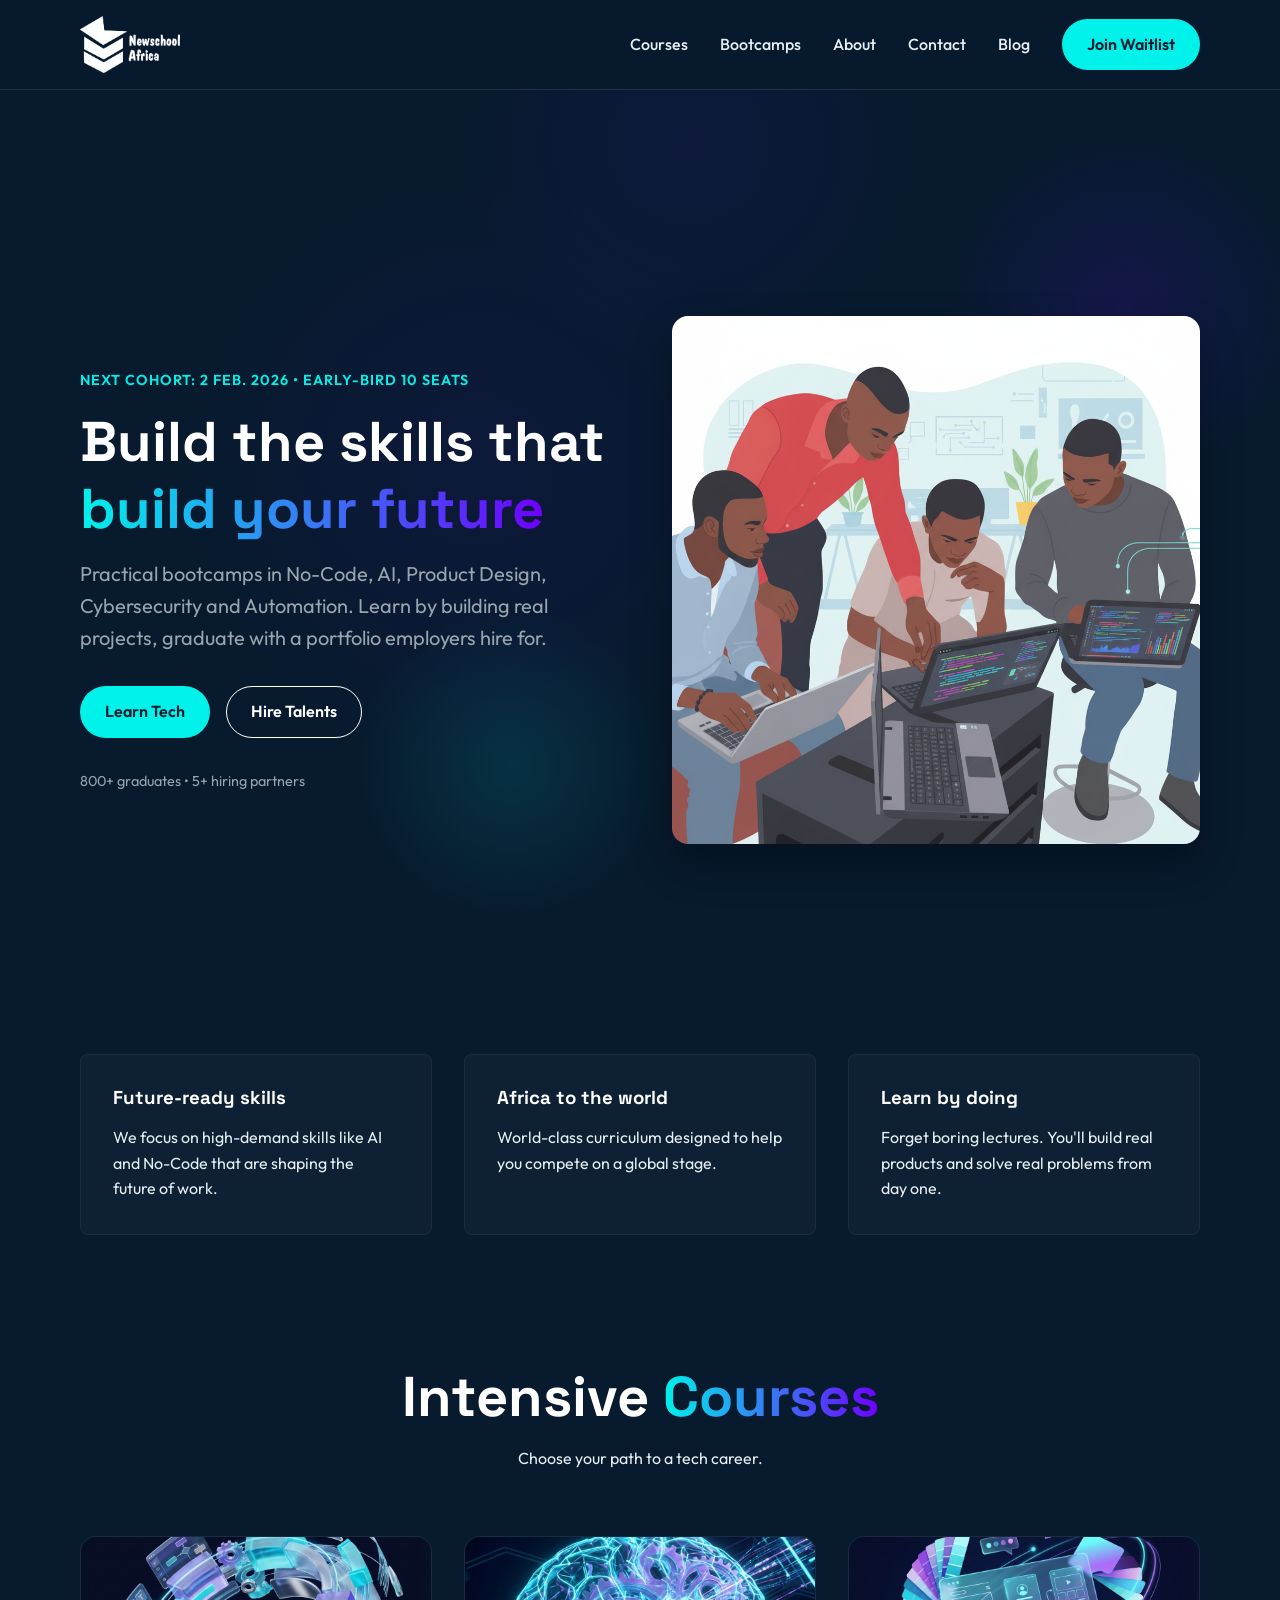
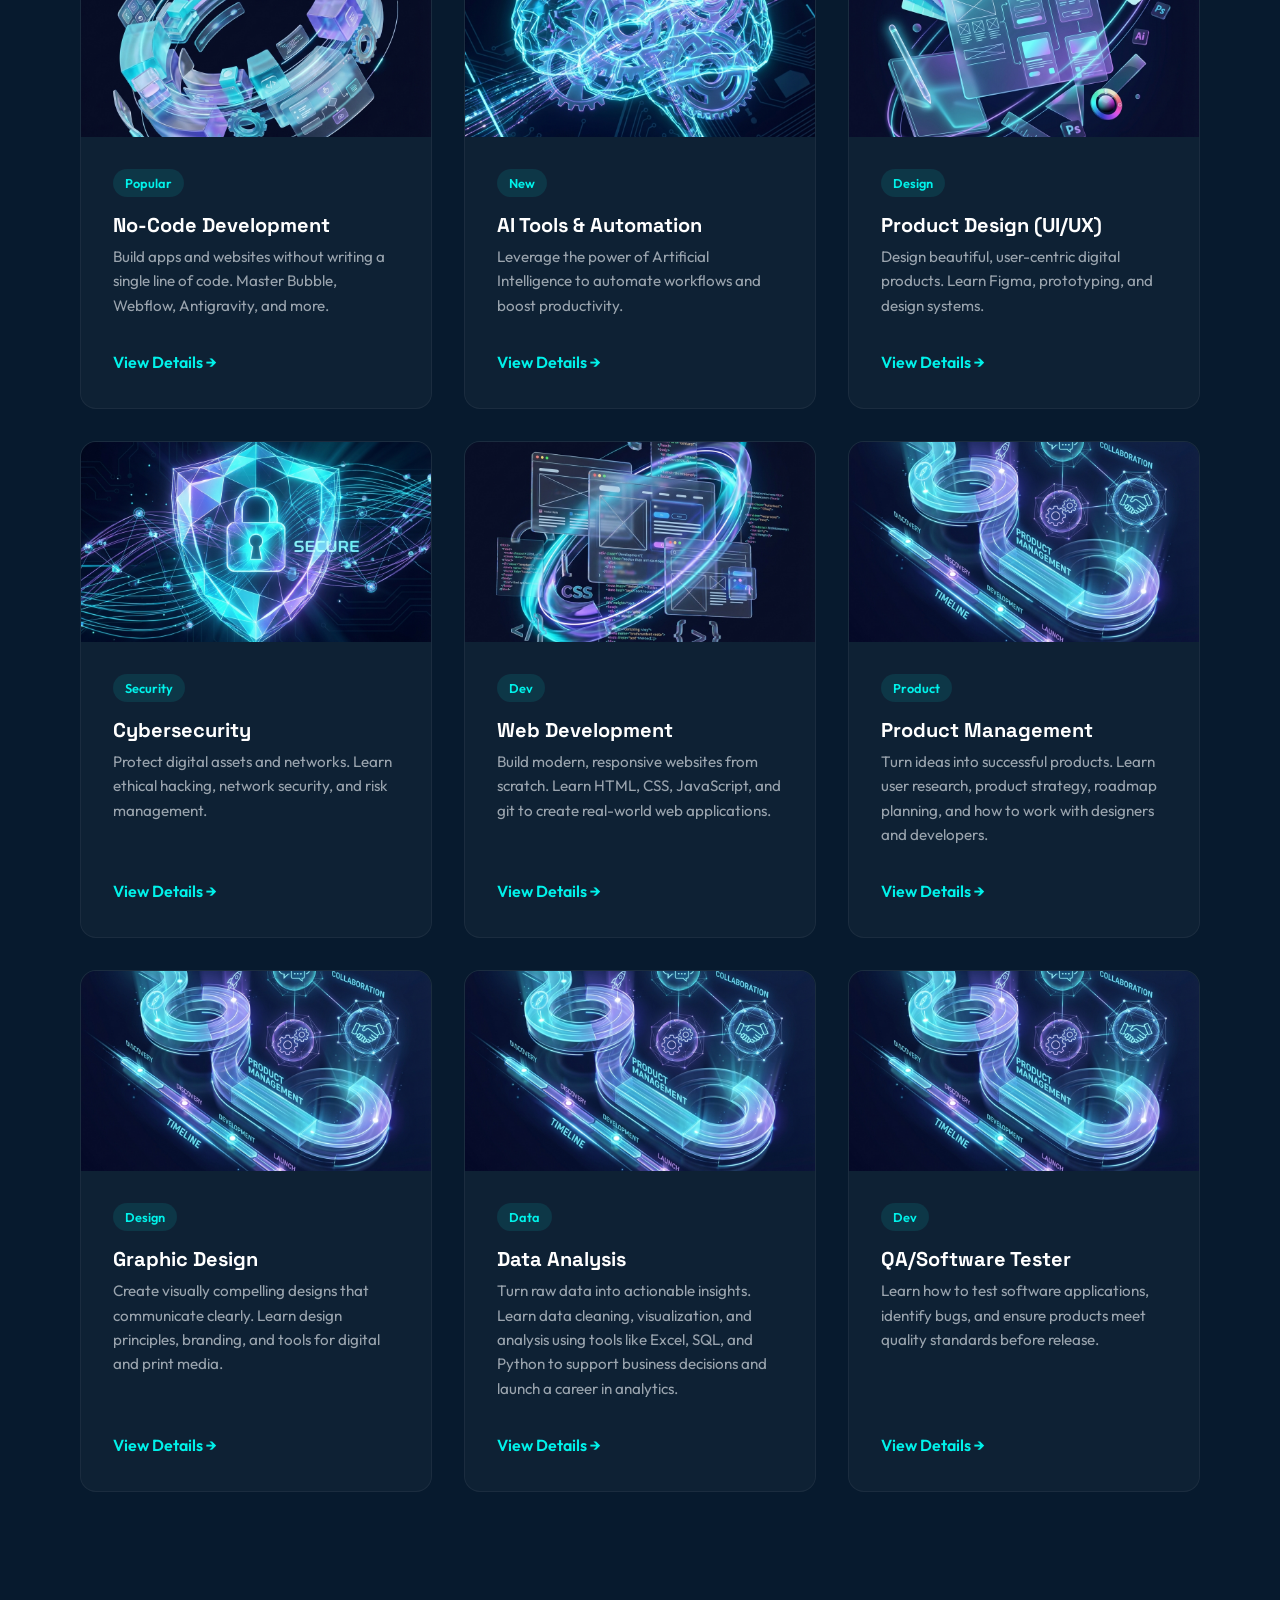
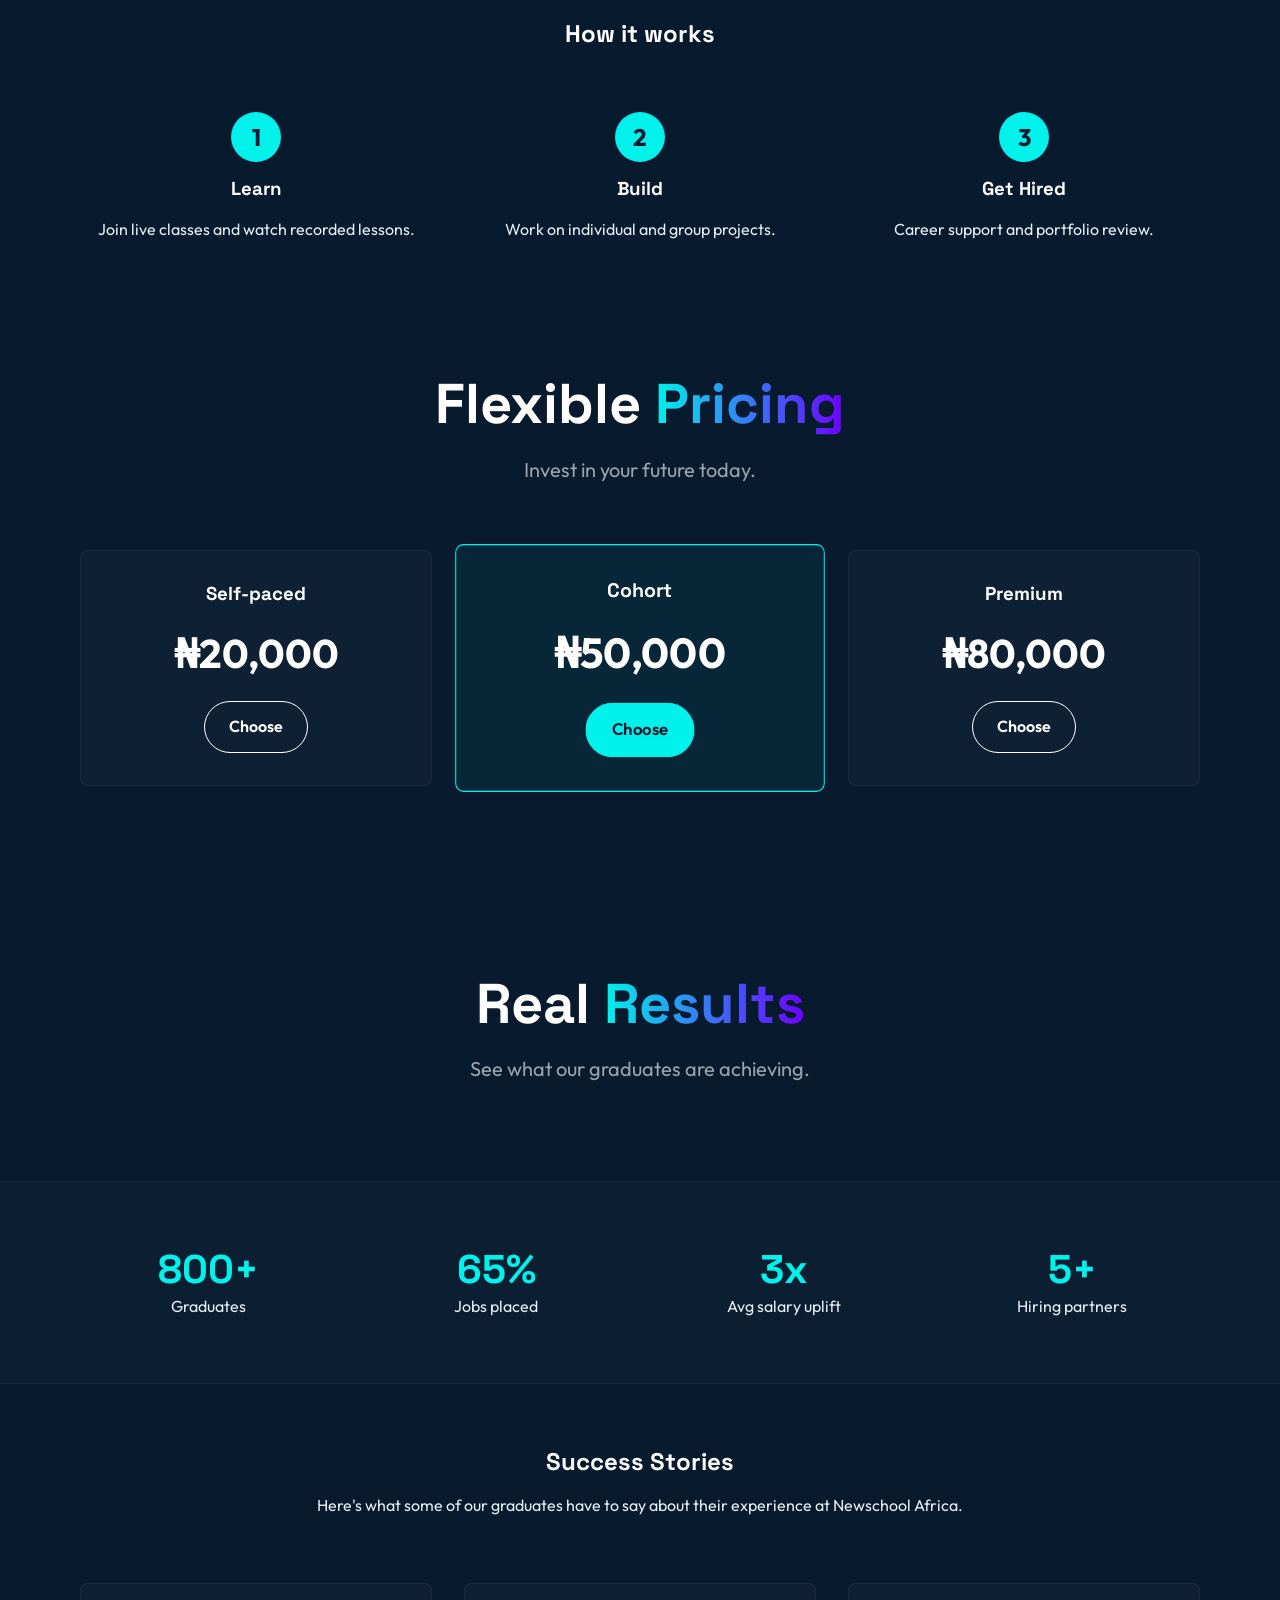
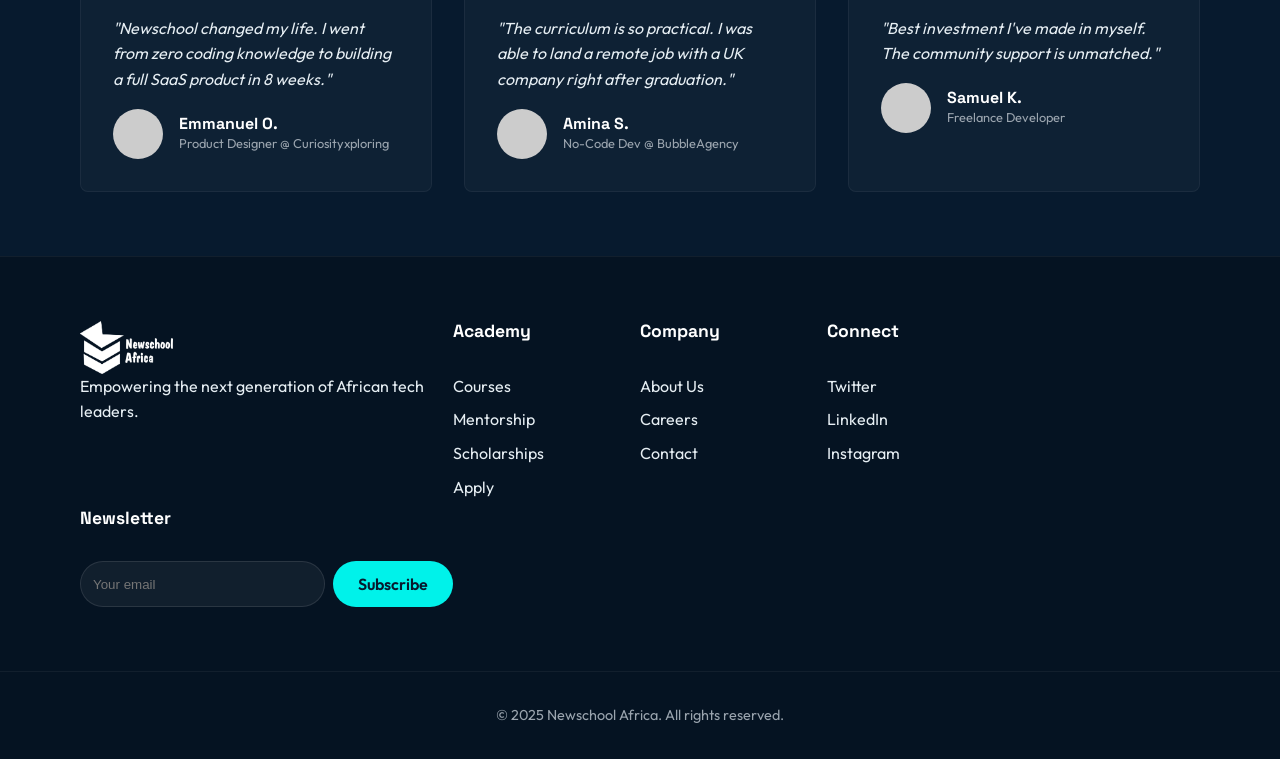
<file: index.html>
<!DOCTYPE html>
<html lang="en">

<head>
    <meta charset="UTF-8">
    <meta name="viewport" content="width=device-width, initial-scale=1.0">
    <title>Newschool Africa | Tech & AI Bootcamps</title>
    <meta name="description"
        content="Newschool Africa equips young Africans with practical, future-ready skills in No-Code, AI, Automation Product Design, Graphic Design and Cybersecurity.">

    <!-- Fonts -->
    <link rel="preconnect" href="https://fonts.googleapis.com">
    <link rel="preconnect" href="https://fonts.gstatic.com" crossorigin>
    <link
        href="https://fonts.googleapis.com/css2?family=Outfit:wght@300;400;600;700&family=Space+Grotesk:wght@400;600;700&display=swap"
        rel="stylesheet">

    <link rel="stylesheet" href="styles/main.css">

    <!-- Google Tag Manager -->
    <script>(function (w, d, s, l, i) {
            w[l] = w[l] || []; w[l].push({
                'gtm.start':
                    new Date().getTime(), event: 'gtm.js'
            }); var f = d.getElementsByTagName(s)[0],
                j = d.createElement(s), dl = l != 'dataLayer' ? '&l=' + l : ''; j.async = true; j.src =
                    'https://www.googletagmanager.com/gtm.js?id=' + i + dl; f.parentNode.insertBefore(j, f);
        })(window, document, 'script', 'dataLayer', 'GTM-XXXXXX');</script>
    <!-- End Google Tag Manager -->

    <!-- Global site tag (gtag.js) - Google Analytics -->
    <script async src="https://www.googletagmanager.com/gtag/js?id=G-XXXXXXXXXX"></script>
    <script>
        window.dataLayer = window.dataLayer || [];
        function gtag() { dataLayer.push(arguments); }
        gtag('js', new Date());

        gtag('config', 'G-XXXXXXXXXX');
    </script>

    <!-- JSON-LD Schema -->
    <script type="application/ld+json">
    {
      "@context": "https://schema.org",
      "@type": "Organization",
      "name": "Newschool Africa",
      "url": "https://newschool.africa",
      "logo": "https://newschool.africa/assets/images/logo.png",
      "sameAs": [
        "https://twitter.com/newschoolafrica",
        "https://linkedin.com/company/newschoolafrica"
      ]
    }
    </script>
</head>

<body>
    <!-- Google Tag Manager (noscript) -->
    <noscript><iframe src="https://www.googletagmanager.com/ns.html?id=GTM-XXXXXX" height="0" width="0"
            style="display:none;visibility:hidden"></iframe></noscript>
    <!-- End Google Tag Manager (noscript) -->

    <nav class="navbar">
        <div class="container nav-container">
            <a href="index.html">
                <img src="assets/images/loggo.png" alt="Newschool Africa" class="logo">
            </a>
            <button class="mobile-menu-btn" aria-label="Toggle menu">
                <span class="bar"></span>
                <span class="bar"></span>
                <span class="bar"></span>
            </button>
            <ul class="nav-links">
                <li><a href="courses.html">Courses</a></li>
                <li><a href="bootcamps.html">Bootcamps</a></li>
                <li><a href="about.html">About</a></li>
                <li><a href="contact.html">Contact</a></li>
                <li><a href="blog.html">Blog</a></li>
                <li><a href="apply.html" class="btn btn-primary">Join Waitlist</a></li>
            </ul>
        </div>
    </nav>

    <header class="hero">
        <canvas id="hero-canvas" aria-hidden="true"></canvas>
        <div class="container hero-content">
            <div class="hero-text">
                <span class="eyebrow">Next Cohort: 2 Feb. 2026 • Early-bird 10 seats</span>
                <h1 class="hero-title">Build the skills that <span class="text-gradient">build your future</span></h1>
                <p class="hero-subtitle">Practical bootcamps in No-Code, AI, Product Design, Cybersecurity and
                    Automation. Learn by building real projects, graduate with a portfolio employers hire for.</p>
                <div class="hero-cta">
                    <a href="#cour" class="btn btn-primary">Learn Tech</a>
                    <a href="#courses" class="btn btn-secondary">Hire Talents</a>
                </div>
                <div class="trust-row">
                    <p>800+ graduates • 5+ hiring partners</p>
                </div>
            </div>
            <div class="hero-image-container">
                <img src="assets/images/generated-image.png"
                    alt="Young African developer using a laptop — Newschool Africa" class="hero-image">
            </div>
        </div>
    </header>

    <section id="why" class="section why-newschool">
        <div class="container">
            <div class="grid-3">
                <div class="card">
                    <h3>Future-ready skills</h3>
                    <p>We focus on high-demand skills like AI and No-Code that are shaping the future of work.</p>
                </div>
                <div class="card">
                    <h3>Africa to the world</h3>
                    <p>World-class curriculum designed to help you compete on a global stage.</p>
                </div>
                <div class="card">
                    <h3>Learn by doing</h3>
                    <p>Forget boring lectures. You'll build real products and solve real problems from day one.</p>
                </div>
            </div>
        </div>
    </section>

    <section id="courses" class="section courses-preview">
        <div class="container">
            <div class="section-header text-center">
                <h1 class="hero-title">Intensive <span class="text-gradient">Courses</span></h1>
                <p>Choose your path to a tech career. </p>
            </div>
            <div class="grid-3">
                <!-- Course 1 -->
                <article class="course-card">
                    <div class="course-image-wrapper">
                        <img src="assets/images/course-nocode.png" alt="No-Code Development" loading="lazy">
                    </div>
                    <div class="course-content">
                        <div class="course-tags">
                            <span class="tag">Popular</span>
                        </div>
                        <h3>No-Code Development</h3>
                        <p>Build apps and websites without writing a single line of code. Master Bubble, Webflow,
                            Antigravity, and more.</p>
                        <a href="course-detail.html?course=no-code" class="link-arrow">View Details &rarr;</a>
                    </div>
                </article>
                <!-- Course 2 -->
                <article class="course-card">
                    <div class="course-image-wrapper">
                        <img src="assets/images/course-ai.png" alt="AI Tools & Automation" loading="lazy">
                    </div>
                    <div class="course-content">
                        <div class="course-tags">
                            <span class="tag">New</span>
                        </div>
                        <h3>AI Tools & Automation</h3>
                        <p>Leverage the power of Artificial Intelligence to automate workflows and boost productivity.
                        </p>
                        <a href="course-detail.html?course=ai" class="link-arrow">View Details &rarr;</a>
                    </div>
                </article>
                <!-- Course 3 -->
                <article class="course-card">
                    <div class="course-image-wrapper">
                        <img src="assets/images/course-design.png" alt="Product Design" loading="lazy">
                    </div>
                    <div class="course-content">
                        <div class="course-tags">
                            <span class="tag">Design</span>
                        </div>
                        <h3>Product Design (UI/UX)</h3>
                        <p>Design beautiful, user-centric digital products. Learn Figma, prototyping, and design
                            systems.</p>
                        <a href="course-detail.html?course=design" class="link-arrow">View Details &rarr;</a>
                    </div>
                </article>
                <!-- Course 4 -->
                <article class="course-card">
                    <div class="course-image-wrapper">
                        <img src="assets/images/course-security.png" alt="Cybersecurity" loading="lazy">
                    </div>
                    <div class="course-content">
                        <div class="course-tags">
                            <span class="tag">Security</span>
                        </div>
                        <h3>Cybersecurity</h3>
                        <p>Protect digital assets and networks. Learn ethical hacking, network security, and risk
                            management.</p>
                        <a href="course-detail.html?course=security" class="link-arrow">View Details &rarr;</a>
                    </div>
                </article>
                <!-- Course 5 -->
                <article class="course-card">
                    <div class="course-image-wrapper">
                        <img src="assets/images/course-web.png" alt="Web Development" loading="lazy">
                    </div>
                    <div class="course-content">
                        <div class="course-tags">
                            <span class="tag">Dev</span>
                        </div>
                        <h3>Web Development</h3>
                        <p>Build modern, responsive websites from scratch. Learn HTML, CSS, JavaScript, and git to
                            create real-world web applications.</p>
                        <a href="course-detail.html?course=web" class="link-arrow">View Details &rarr;</a>
                    </div>
                </article>
                <!-- Course 6 -->
                <article class="course-card">
                    <div class="course-image-wrapper">
                        <img src="assets/images/course-pm.png" alt="Product Management" loading="lazy">
                    </div>
                    <div class="course-content">
                        <div class="course-tags">
                            <span class="tag">Product</span>
                        </div>
                        <h3>Product Management</h3>
                        <p>Turn ideas into successful products. Learn user research, product strategy, roadmap planning,
                            and how to work with designers and developers.</p>
                        <a href="course-detail.html?course=pm" class="link-arrow">View Details &rarr;</a>
                    </div>
                </article>
                <article class="course-card">
                    <div class="course-image-wrapper">
                        <img src="assets/images/course-pm.png" alt="Product Management" loading="lazy">
                    </div>
                    <div class="course-content">
                        <div class="course-tags">
                            <span class="tag">Design</span>
                        </div>
                        <h3>Graphic Design</h3>
                        <p>Create visually compelling designs that communicate clearly. Learn design principles,
                            branding, and tools for digital and print media.</p>
                        <a href="course-detail.html?course=pm" class="link-arrow">View Details &rarr;</a>
                    </div>
                </article>
                <article class="course-card">
                    <div class="course-image-wrapper">
                        <img src="assets/images/course-pm.png" alt="Product Management" loading="lazy">
                    </div>
                    <div class="course-content">
                        <div class="course-tags">
                            <span class="tag">Data</span>
                        </div>
                        <h3>Data Analysis</h3>
                        <p>Turn raw data into actionable insights. Learn data cleaning, visualization, and analysis
                            using tools like Excel, SQL, and Python to support business decisions and launch a career in
                            analytics.</p>
                        <a href="course-detail.html?course=pm" class="link-arrow">View Details &rarr;</a>
                    </div>
                </article>
                <article class="course-card">
                    <div class="course-image-wrapper">
                        <img src="assets/images/course-pm.png" alt="Product Management" loading="lazy">
                    </div>
                    <div class="course-content">
                        <div class="course-tags">
                            <span class="tag">Dev</span>
                        </div>
                        <h3>QA/Software Tester</h3>
                        <p>Learn how to test software applications, identify bugs, and ensure products meet quality
                            standards before release.</p>
                        <a href="course-detail.html?course=pm" class="link-arrow">View Details &rarr;</a>
                    </div>
                </article>
            </div>
        </div>
    </section>

    <section id="how" class="section how-it-works">
        <div class="container">
            <div class="section-header text-center">
                <h2>How it works</h2>
            </div>
            <div class="steps-grid">
                <div class="step">
                    <div class="step-number">1</div>
                    <h3>Learn</h3>
                    <p>Join live classes and watch recorded lessons.</p>
                </div>
                <div class="step">
                    <div class="step-number">2</div>
                    <h3>Build</h3>
                    <p>Work on individual and group projects.</p>
                </div>
                <div class="step">
                    <div class="step-number">3</div>
                    <h3>Get Hired</h3>
                    <p>Career support and portfolio review.</p>
                </div>
            </div>
        </div>
    </section>

    <section id="pricing" class="section pricing-teaser">
        <div class="container">
            <div class="section-header text-center">
                <h1 class="hero-title">Flexible <span class="text-gradient">Pricing</span></h1>
                <p class="hero-subtitle">Invest in your future today.</p>
            </div>
            <div class="grid-3">
                <div class="pricing-card">
                    <h3>Self-paced</h3>
                    <p class="price">₦20,000</p>
                    <a href="#apply" class="btn btn-secondary">Choose</a>
                </div>
                <div class="pricing-card featured">
                    <h3>Cohort</h3>
                    <p class="price">₦50,000</p>
                    <a href="#apply" class="btn btn-primary">Choose</a>
                </div>
                <div class="pricing-card">
                    <h3>Premium</h3>
                    <p class="price">₦80,000</p>
                    <a href="#apply" class="btn btn-secondary">Choose</a>
                </div>
            </div>
        </div>
    </section>

    <header class="section text-center" style="padding-top: 120px;">
        <div class="container">
            <h1 class="hero-title">Real <span class="text-gradient">Results</span></h1>
            <p class="hero-subtitle">See what our graduates are achieving.</p>
        </div>
    </header>

    <section class="section outcomes-strip">
        <div class="container">
            <div class="grid-4 text-center">
                <div class="outcome-item">
                    <h4>800+</h4>
                    <p>Graduates</p>
                </div>
                <div class="outcome-item">
                    <h4>65%</h4>
                    <p>Jobs placed</p>
                </div>
                <div class="outcome-item">
                    <h4>3x</h4>
                    <p>Avg salary uplift</p>
                </div>
                <div class="outcome-item">
                    <h4>5+</h4>
                    <p>Hiring partners</p>
                </div>
            </div>
        </div>
    </section>

    <section class="section">
        <div class="container">
            <div class="section-header text-center">
                <h2>Success Stories</h2>
                <p>Here's what some of our graduates have to say about their experience at Newschool Africa.</p>
            </div>
            <div class="grid-3">
                <div class="card">
                    <p style="font-style: italic; margin-bottom: 1rem;">"Newschool changed my life. I went from zero
                        coding knowledge to building a full SaaS product in 8 weeks."</p>
                    <div style="display: flex; align-items: center; gap: 1rem;">
                        <div style="width: 50px; height: 50px; background: #ccc; border-radius: 50%;"></div>
                        <div>
                            <h4 style="margin-bottom: 0; font-size: 1rem;">Emmanuel O.</h4>
                            <p style="font-size: 0.8rem; color: var(--color-grey-muted);">Product Designer @
                                Curiosityxploring
                            </p>
                        </div>
                    </div>
                </div>
                <div class="card">
                    <p style="font-style: italic; margin-bottom: 1rem;">"The curriculum is so practical. I was able to
                        land a remote job with a UK company right after graduation."</p>
                    <div style="display: flex; align-items: center; gap: 1rem;">
                        <div style="width: 50px; height: 50px; background: #ccc; border-radius: 50%;"></div>
                        <div>
                            <h4 style="margin-bottom: 0; font-size: 1rem;">Amina S.</h4>
                            <p style="font-size: 0.8rem; color: var(--color-grey-muted);">No-Code Dev @ BubbleAgency</p>
                        </div>
                    </div>
                </div>
                <div class="card">
                    <p style="font-style: italic; margin-bottom: 1rem;">"Best investment I've made in myself. The
                        community support is unmatched."</p>
                    <div style="display: flex; align-items: center; gap: 1rem;">
                        <div style="width: 50px; height: 50px; background: #ccc; border-radius: 50%;"></div>
                        <div>
                            <h4 style="margin-bottom: 0; font-size: 1rem;">Samuel K.</h4>
                            <p style="font-size: 0.8rem; color: var(--color-grey-muted);">Freelance Developer</p>
                        </div>
                    </div>
                </div>
            </div>
        </div>
    </section>

    <footer class="footer">
        <div class="container footer-content">
            <div class="footer-col">
                <img src="assets/images/loggo.png" alt="Newschool Africa" class="logo">
                <p>Empowering the next generation of African tech leaders.</p>
            </div>
            <div class="footer-col">
                <h4>Academy</h4>
                <ul>
                    <li><a href="#courses">Courses</a></li>
                    <li><a href="#courses">Mentorship</a></li>
                    <li><a href="#courses">Scholarships</a></li>
                    <li><a href="#apply">Apply</a></li>
                </ul>
            </div>
            <div class="footer-col">
                <h4>Company</h4>
                <ul>
                    <li><a href="#about">About Us</a></li>
                    <li><a href="#apply">Careers</a></li>
                    <li><a href="#contact">Contact</a></li>
                </ul>
            </div>
            <div class="footer-col">
                <h4>Connect</h4>
                <ul>
                    <li><a href="#">Twitter</a></li>
                    <li><a href="#">LinkedIn</a></li>
                    <li> <a href="#">Instagram</a></li>
                </ul>

            </div>
            <div class="footer-col">
                <h4>Newsletter</h4>
                <form class="newsletter-form">
                    <input type="email" placeholder="Your email" required>
                    <button type="submit" class="btn btn-primary">Subscribe</button>
                </form>
            </div>
        </div>
        <div class="footer-bottom text-center">
            <p>&copy; 2025 Newschool Africa. All rights reserved.</p>
        </div>
    </footer>

    <script src="scripts/hero.js"></script>
    <script src="scripts/main.js"></script>
</body>

</html>
</file>
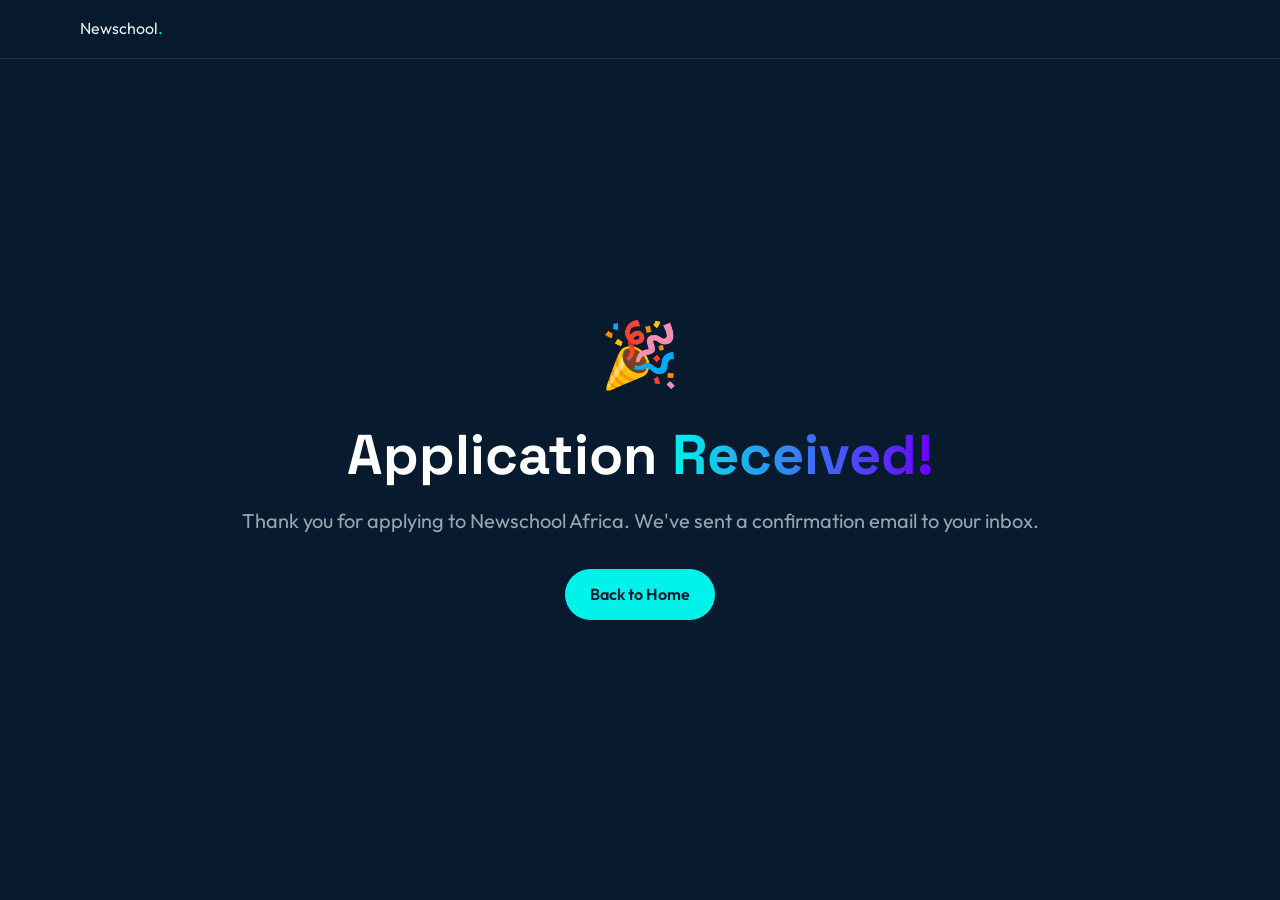
<file: apply-success.html>
<!DOCTYPE html>
<html lang="en">

<head>
    <meta charset="UTF-8">
    <meta name="viewport" content="width=device-width, initial-scale=1.0">
    <title>Application Received | Newschool Africa</title>
    <link rel="preconnect" href="https://fonts.googleapis.com">
    <link rel="preconnect" href="https://fonts.gstatic.com" crossorigin>
    <link
        href="https://fonts.googleapis.com/css2?family=Outfit:wght@300;400;600;700&family=Space+Grotesk:wght@400;600;700&display=swap"
        rel="stylesheet">
    <link rel="stylesheet" href="styles/main.css">
</head>

<body>
    <nav class="navbar">
        <div class="container nav-container">
            <a href="/" class="logo">Newschool<span class="text-cyan">.</span></a>
        </div>
    </nav>

    <header class="section text-center"
        style="padding-top: 150px; min-height: 80vh; display: flex; align-items: center;">
        <div class="container">
            <div style="font-size: 4rem; margin-bottom: 1rem;">🎉</div>
            <h1 class="hero-title">Application <span class="text-gradient">Received!</span></h1>
            <p class="hero-subtitle">Thank you for applying to Newschool Africa. We've sent a confirmation email to your
                inbox.</p>
            <div style="margin-top: 2rem;">
                <a href="/" class="btn btn-primary">Back to Home</a>
            </div>
        </div>
    </header>

    <script src="scripts/main.js"></script>
</body>

</html>
</file>
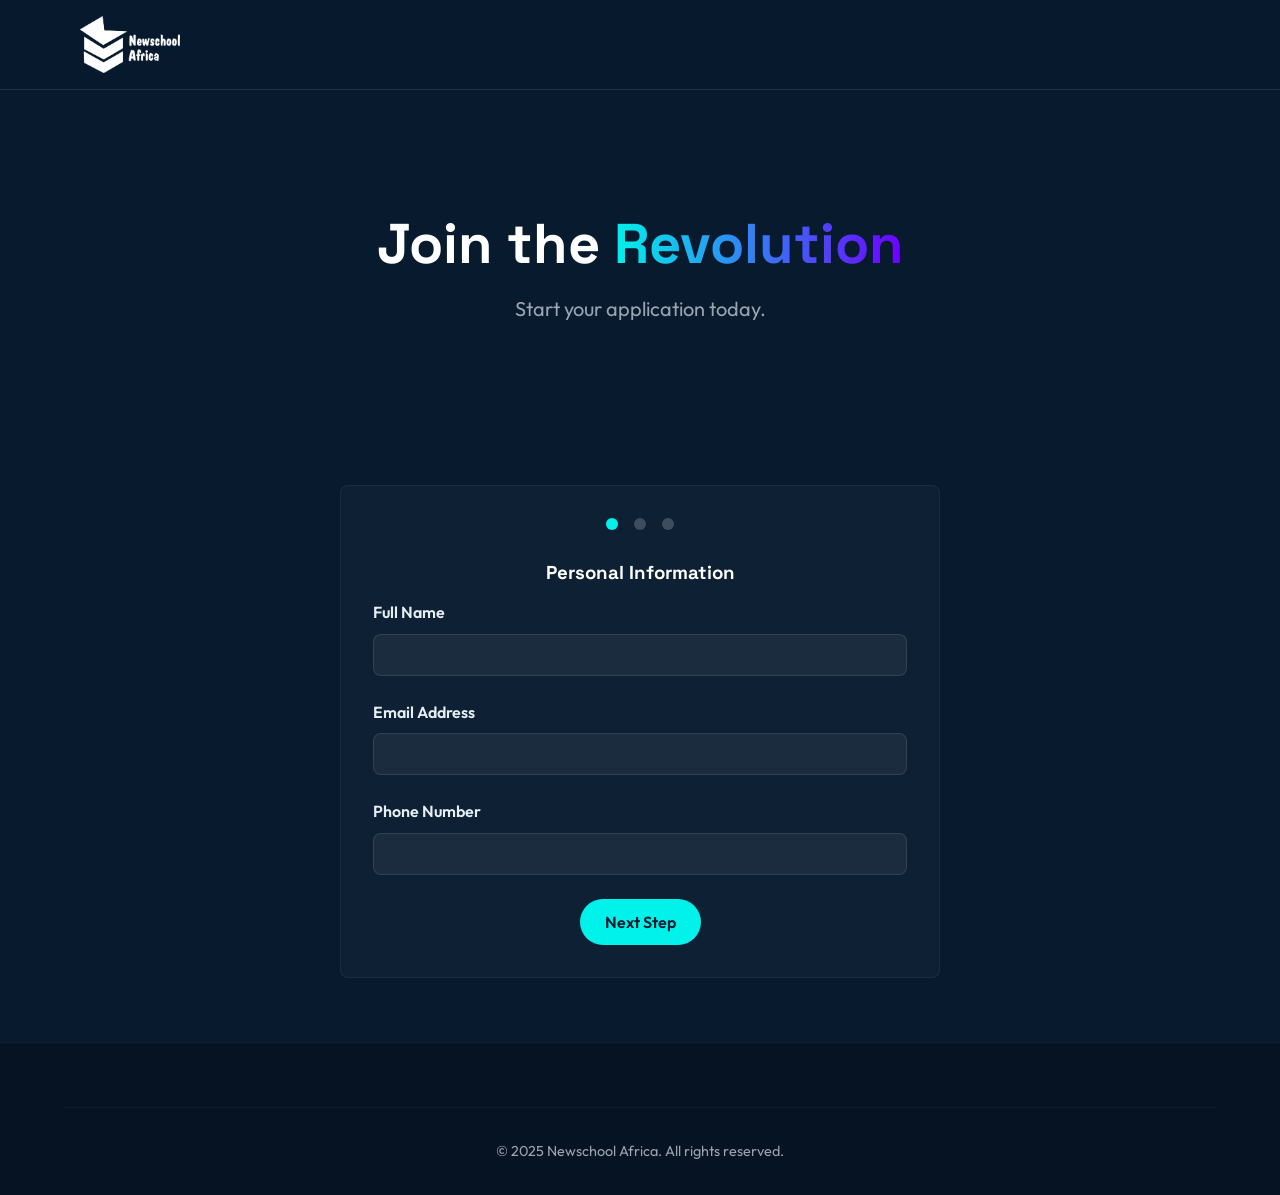
<file: apply.html>
<!DOCTYPE html>
<html lang="en">

<head>
    <meta charset="UTF-8">
    <meta name="viewport" content="width=device-width, initial-scale=1.0">
    <title>Apply Now | Newschool Africa</title>
    <link rel="preconnect" href="https://fonts.googleapis.com">
    <link rel="preconnect" href="https://fonts.gstatic.com" crossorigin>
    <link
        href="https://fonts.googleapis.com/css2?family=Outfit:wght@300;400;600;700&family=Space+Grotesk:wght@400;600;700&display=swap"
        rel="stylesheet">
    <link rel="stylesheet" href="styles/main.css">
    <style>
        .form-step {
            display: none;
        }

        .form-step.active {
            display: block;
        }

        .form-group {
            margin-bottom: 1.5rem;
        }

        .form-label {
            display: block;
            margin-bottom: 0.5rem;
            font-weight: 600;
        }

        .form-input,
        .form-select {
            width: 100%;
            padding: 0.75rem;
            border-radius: var(--radius-md);
            border: 1px solid rgba(255, 255, 255, 0.1);
            background: rgba(255, 255, 255, 0.05);
            color: var(--color-white);
            font-family: var(--font-body);
        }

        .form-input:focus,
        .form-select:focus {
            outline: none;
            border-color: var(--color-cyan);
        }

        .step-indicators {
            display: flex;
            justify-content: center;
            gap: 1rem;
            margin-bottom: 2rem;
        }

        .step-dot {
            width: 12px;
            height: 12px;
            border-radius: 50%;
            background: rgba(255, 255, 255, 0.2);
        }

        .step-dot.active {
            background: var(--color-cyan);
        }
    </style>
</head>

<body>
    <nav class="navbar">
        <div class="container nav-container">
            <a href="index.html">
                <img src="assets/images/loggo.png" alt="Newschool Africa" class="logo">
            </a>
        </div>
    </nav>

    <header class="section text-center" style="padding-top: 120px;">
        <div class="container">
            <h1 class="hero-title">Join the <span class="text-gradient">Revolution</span></h1>
            <p class="hero-subtitle">Start your application today.</p>
        </div>
    </header>

    <section class="section">
        <div class="container">
            <div class="card" style="max-width: 600px; margin: 0 auto;">
                <div class="step-indicators">
                    <div class="step-dot active" id="dot-1"></div>
                    <div class="step-dot" id="dot-2"></div>
                    <div class="step-dot" id="dot-3"></div>
                </div>

                <form id="application-form" name="application" method="POST" data-netlify="true">
                    <!-- Step 1: Personal Info -->
                    <div class="form-step active" id="step-1">
                        <h3 class="text-center">Personal Information</h3>
                        <div class="form-group">
                            <label class="form-label">Full Name</label>
                            <input type="text" name="name" class="form-input" required>
                        </div>
                        <div class="form-group">
                            <label class="form-label">Email Address</label>
                            <input type="email" name="email" class="form-input" id="email-input" required>
                        </div>
                        <div class="form-group">
                            <label class="form-label">Phone Number</label>
                            <input type="tel" name="phone" class="form-input" required>
                        </div>
                        <div class="text-center">
                            <button type="button" class="btn btn-primary" onclick="nextStep(2)">Next Step</button>
                        </div>
                    </div>

                    <!-- Step 2: Course Selection -->
                    <div class="form-step" id="step-2">
                        <h3 class="text-center">Choose Your Path</h3>
                        <div class="form-group">
                            <label class="form-label">Select Course</label>
                            <select name="course" class="form-select" required>
                                <option value="no-code">No-Code Development</option>
                                <option value="ai">AI Tools & Automation</option>
                                <option value="design">Product Design (UI/UX)</option>
                                <option value="security">Cybersecurity</option>
                                <option value="web">Web Development</option>
                                <option value="pm">Product Management</option>
                            </select>
                        </div>
                        <div class="form-group">
                            <label class="form-label">Preferred Cohort</label>
                            <select name="cohort" class="form-select" required>
                                <option value="aug-2025">August 2025</option>
                                <option value="oct-2025">October 2025</option>
                            </select>
                        </div>
                        <div class="text-center" style="display: flex; gap: 1rem; justify-content: center;">
                            <button type="button" class="btn btn-secondary" onclick="prevStep(1)">Back</button>
                            <button type="button" class="btn btn-primary" onclick="nextStep(3)">Next Step</button>
                        </div>
                    </div>

                    <!-- Step 3: Payment -->
                    <div class="form-step" id="step-3">
                        <h3 class="text-center">Secure Your Seat</h3>
                        <p class="text-center" style="margin-bottom: 1.5rem; color: var(--color-grey-muted);">
                            Application Fee: <span class="text-cyan" style="font-weight: 700;">₦5,000</span>
                        </p>
                        <div class="text-center"
                            style="display: flex; gap: 1rem; justify-content: center; flex-direction: column;">
                            <button type="button" class="btn btn-primary" onclick="payWithPaystack()">Pay Now</button>
                            <button type="button" class="btn btn-secondary" onclick="prevStep(2)">Back</button>
                        </div>
                        <p class="text-center"
                            style="margin-top: 1rem; font-size: 0.8rem; color: var(--color-grey-muted);">
                            Secured by Paystack
                        </p>
                    </div>
                </form>
            </div>
        </div>
    </section>

    <footer class="footer">
        <div class="container footer-bottom text-center">
            <p>&copy; 2025 Newschool Africa. All rights reserved.</p>
        </div>
    </footer>

    <script src="https://js.paystack.co/v1/inline.js"></script>
    <script>
        let currentStep = 1;

        function showStep(step) {
            document.querySelectorAll('.form-step').forEach(el => el.classList.remove('active'));
            document.querySelectorAll('.step-dot').forEach(el => el.classList.remove('active'));

            document.getElementById(`step-${step}`).classList.add('active');
            document.getElementById(`dot-${step}`).classList.add('active');
            currentStep = step;
        }

        function nextStep(step) {
            // Add validation logic here if needed
            showStep(step);
        }

        function prevStep(step) {
            showStep(step);
        }

        function payWithPaystack() {
            const email = document.getElementById('email-input').value;
            if (!email) {
                alert('Please enter your email address in Step 1');
                showStep(1);
                return;
            }

            const handler = PaystackPop.setup({
                key: 'pk_test_xxxxxxxxxxxxxxxxxxxxxxxxxxxxxxxxxxxxxxxx', // REPLACE WITH YOUR PUBLIC KEY
                email: email,
                amount: 500000, // Amount in kobo (5000 * 100)
                currency: 'NGN',
                ref: '' + Math.floor((Math.random() * 1000000000) + 1),
                callback: function (response) {
                    // Payment complete!
                    // Submit the form or redirect
                    // document.getElementById('application-form').submit(); // If using Netlify Forms
                    window.location.href = 'apply-success.html?reference=' + response.reference;
                },
                onClose: function () {
                    alert('Transaction was not completed, window closed.');
                }
            });
            handler.openIframe();
        }
    </script>
    <script src="scripts/main.js"></script>
</body>

</html>
</file>
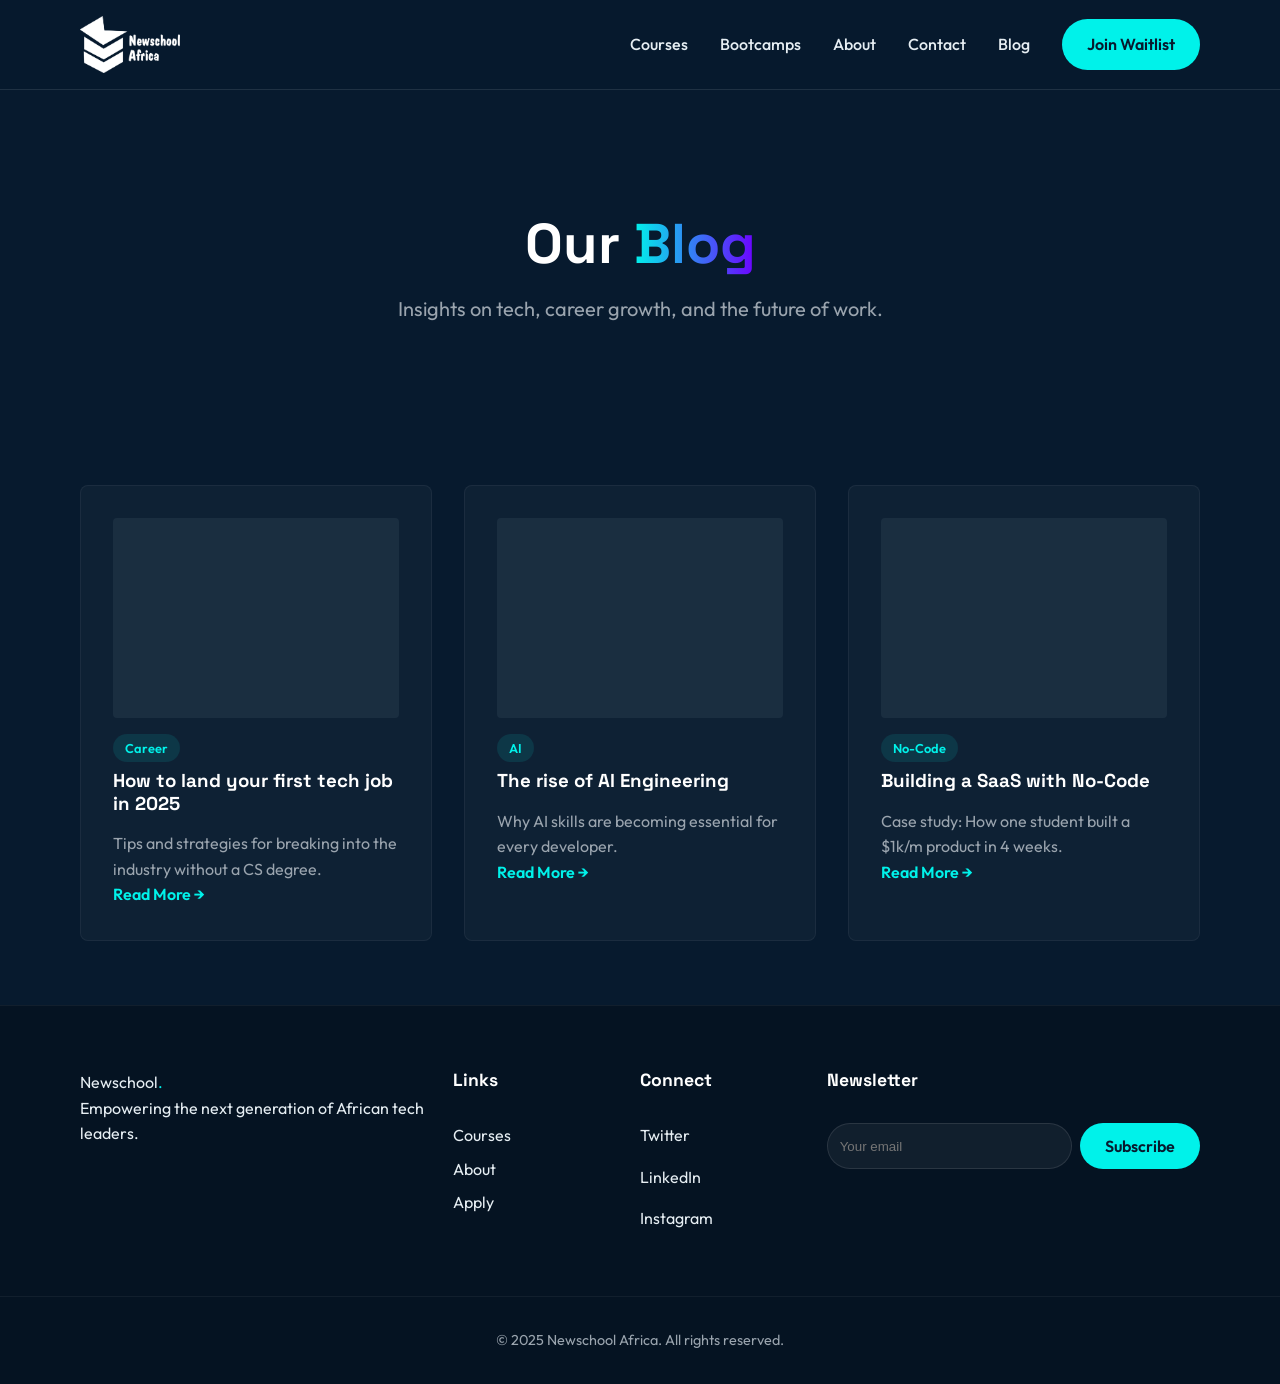
<file: blog.html>
<!DOCTYPE html>
<html lang="en">

<head>
    <meta charset="UTF-8">
    <meta name="viewport" content="width=device-width, initial-scale=1.0">
    <title>Blog | Newschool Africa</title>
    <link rel="preconnect" href="https://fonts.googleapis.com">
    <link rel="preconnect" href="https://fonts.gstatic.com" crossorigin>
    <link
        href="https://fonts.googleapis.com/css2?family=Outfit:wght@300;400;600;700&family=Space+Grotesk:wght@400;600;700&display=swap"
        rel="stylesheet">
    <link rel="stylesheet" href="styles/main.css">
</head>

<body>
    <nav class="navbar">
        <div class="container nav-container">
            <a href="index.html">
                <img src="assets/images/loggo.png" alt="Newschool Africa" class="logo">
            </a>
            <button class="mobile-menu-btn" aria-label="Toggle menu">
                <span class="bar"></span>
                <span class="bar"></span>
                <span class="bar"></span>
            </button>
            <ul class="nav-links">
                <li><a href="courses.html">Courses</a></li>
                <li><a href="bootcamps.html">Bootcamps</a></li>
                <li><a href="about.html">About</a></li>
                <li><a href="contact.html">Contact</a></li>
                <li><a href="blog.html">Blog</a></li>
                <li><a href="apply.html" class="btn btn-primary">Join Waitlist</a></li>
            </ul>
        </div>
    </nav>

    <header class="section text-center" style="padding-top: 120px;">
        <div class="container">
            <h1 class="hero-title">Our <span class="text-gradient">Blog</span></h1>
            <p class="hero-subtitle">Insights on tech, career growth, and the future of work.</p>
        </div>
    </header>

    <section class="section">
        <div class="container">
            <div class="grid-3">
                <article class="card">
                    <div
                        style="height: 200px; background: #1a2e40; border-radius: var(--radius-sm); margin-bottom: 1rem;">
                    </div>
                    <span class="tag" style="margin-bottom: 0.5rem; display: inline-block;">Career</span>
                    <h3>How to land your first tech job in 2025</h3>
                    <p style="color: var(--color-grey-muted);">Tips and strategies for breaking into the industry
                        without a CS degree.</p>
                    <a href="#" class="link-arrow">Read More &rarr;</a>
                </article>
                <article class="card">
                    <div
                        style="height: 200px; background: #1a2e40; border-radius: var(--radius-sm); margin-bottom: 1rem;">
                    </div>
                    <span class="tag" style="margin-bottom: 0.5rem; display: inline-block;">AI</span>
                    <h3>The rise of AI Engineering</h3>
                    <p style="color: var(--color-grey-muted);">Why AI skills are becoming essential for every developer.
                    </p>
                    <a href="#" class="link-arrow">Read More &rarr;</a>
                </article>
                <article class="card">
                    <div
                        style="height: 200px; background: #1a2e40; border-radius: var(--radius-sm); margin-bottom: 1rem;">
                    </div>
                    <span class="tag" style="margin-bottom: 0.5rem; display: inline-block;">No-Code</span>
                    <h3>Building a SaaS with No-Code</h3>
                    <p style="color: var(--color-grey-muted);">Case study: How one student built a $1k/m product in 4
                        weeks.</p>
                    <a href="#" class="link-arrow">Read More &rarr;</a>
                </article>
            </div>
        </div>
    </section>

    <footer class="footer">
        <div class="container footer-content">
            <div class="footer-col">
                <a href="/" class="logo">Newschool<span class="text-cyan">.</span></a>
                <p>Empowering the next generation of African tech leaders.</p>
            </div>
            <div class="footer-col">
                <h4>Links</h4>
                <ul>
                    <li><a href="courses.html">Courses</a></li>
                    <li><a href="about.html">About</a></li>
                    <li><a href="apply.html">Apply</a></li>
                </ul>
            </div>
            <div class="footer-col">
                <h4>Connect</h4>
                <div class="social-links">
                    <a href="#">Twitter</a>
                    <a href="#">LinkedIn</a>
                    <a href="#">Instagram</a>
                </div>
            </div>
            <div class="footer-col">
                <h4>Newsletter</h4>
                <form class="newsletter-form">
                    <input type="email" placeholder="Your email" required>
                    <button type="submit" class="btn btn-primary">Subscribe</button>
                </form>
            </div>
        </div>
        <div class="footer-bottom text-center">
            <p>&copy; 2025 Newschool Africa. All rights reserved.</p>
        </div>
    </footer>

    <script src="scripts/main.js"></script>
</body>

</html>
</file>
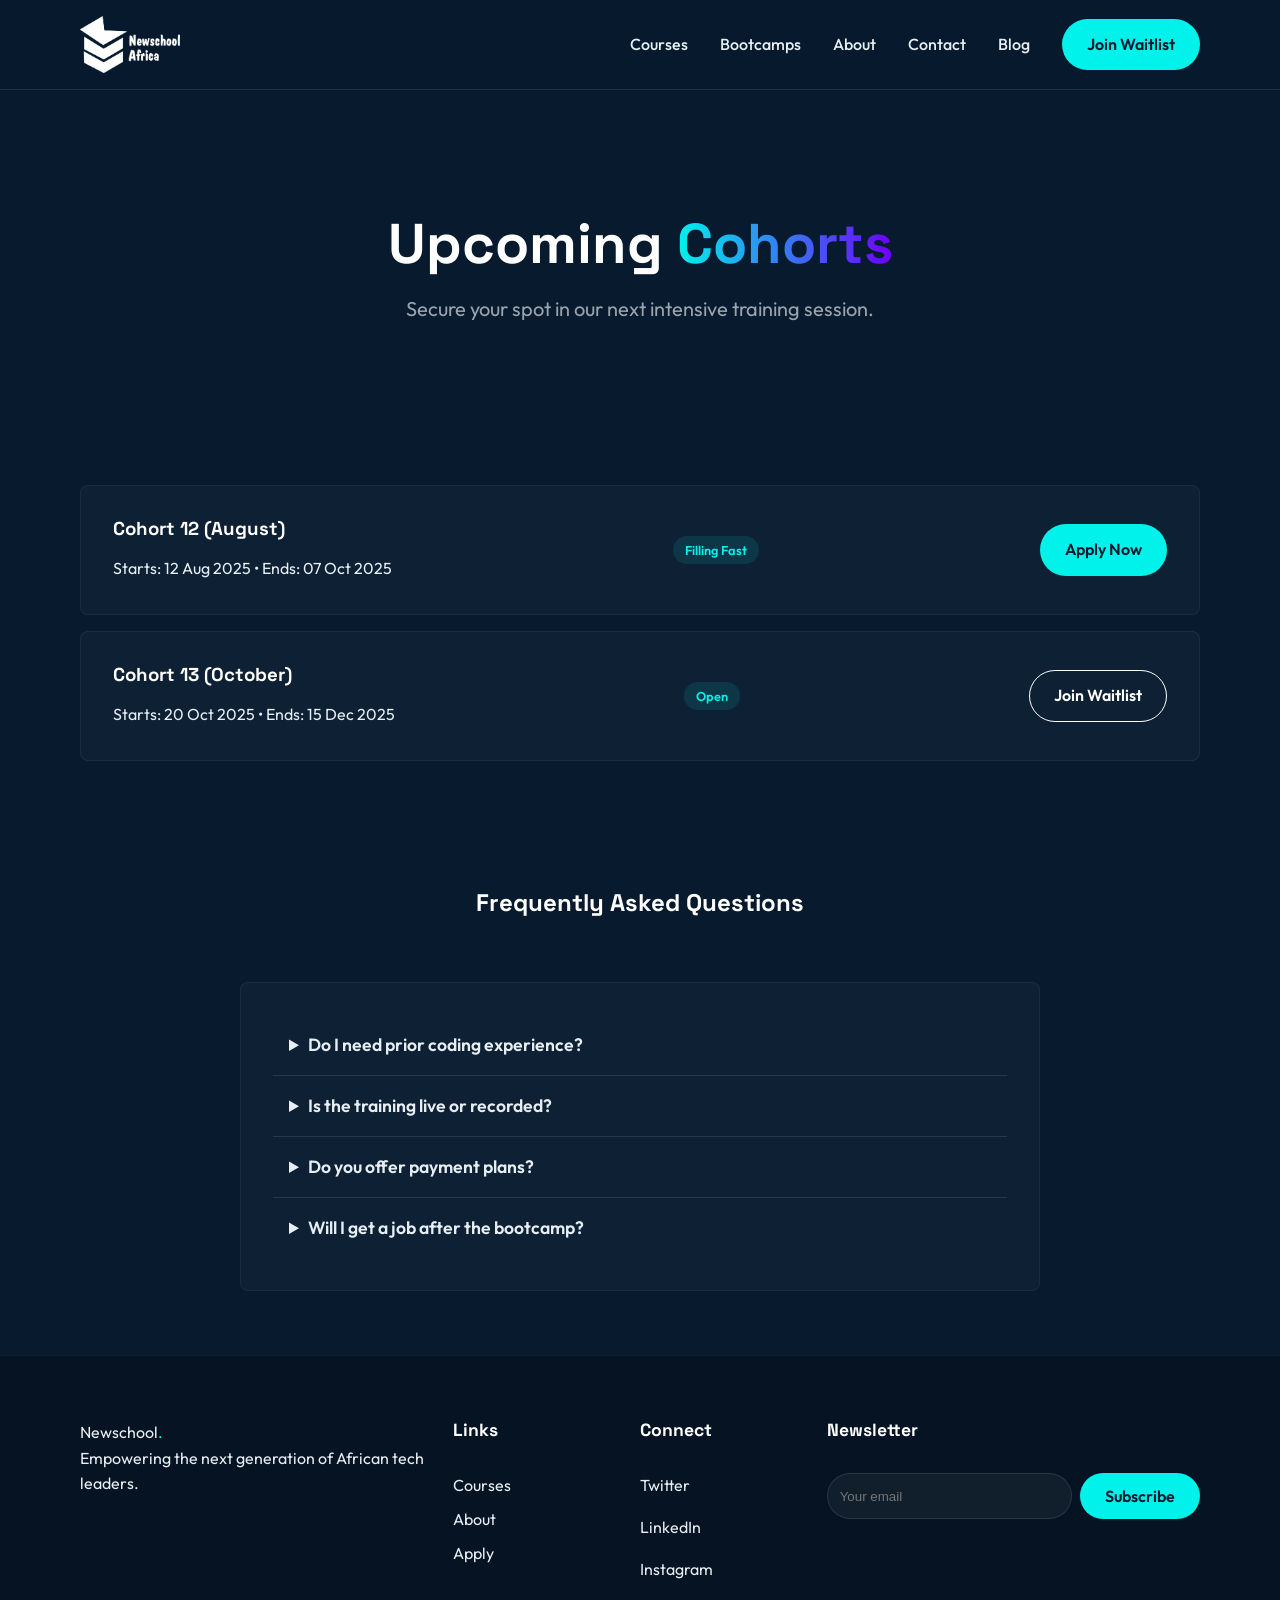
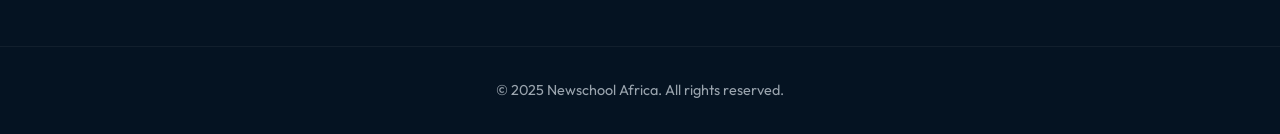
<file: bootcamps.html>
<!DOCTYPE html>
<html lang="en">

<head>
    <meta charset="UTF-8">
    <meta name="viewport" content="width=device-width, initial-scale=1.0">
    <title>Bootcamps | Newschool Africa</title>
    <link rel="preconnect" href="https://fonts.googleapis.com">
    <link rel="preconnect" href="https://fonts.gstatic.com" crossorigin>
    <link
        href="https://fonts.googleapis.com/css2?family=Outfit:wght@300;400;600;700&family=Space+Grotesk:wght@400;600;700&display=swap"
        rel="stylesheet">
    <link rel="stylesheet" href="styles/main.css">
</head>

<body>
    <nav class="navbar">
        <div class="container nav-container">
            <a href="index.html">
                <img src="assets/images/loggo.png" alt="Newschool Africa" class="logo">
            </a>
            <button class="mobile-menu-btn" aria-label="Toggle menu">
                <span class="bar"></span>
                <span class="bar"></span>
                <span class="bar"></span>
            </button>
            <ul class="nav-links">
                <li><a href="courses.html">Courses</a></li>
                <li><a href="bootcamps.html">Bootcamps</a></li>
                <li><a href="about.html">About</a></li>
                <li><a href="contact.html">Contact</a></li>
                <li><a href="blog.html">Blog</a></li>
                <li><a href="apply.html" class="btn btn-primary">Join Waitlist</a></li>
            </ul>
        </div>
    </nav>

    <header class="section text-center" style="padding-top: 120px;">
        <div class="container">
            <h1 class="hero-title">Upcoming <span class="text-gradient">Cohorts</span></h1>
            <p class="hero-subtitle">Secure your spot in our next intensive training session.</p>
        </div>
    </header>

    <section class="section">
        <div class="container">
            <div class="card"
                style="display: flex; flex-wrap: wrap; align-items: center; justify-content: space-between; gap: 1rem;">
                <div>
                    <h3>Cohort 12 (August)</h3>
                    <p>Starts: 12 Aug 2025 • Ends: 07 Oct 2025</p>
                </div>
                <div>
                    <span class="tag">Filling Fast</span>
                </div>
                <div>
                    <a href="apply.html" class="btn btn-primary">Apply Now</a>
                </div>
            </div>
            <div class="card"
                style="margin-top: 1rem; display: flex; flex-wrap: wrap; align-items: center; justify-content: space-between; gap: 1rem;">
                <div>
                    <h3>Cohort 13 (October)</h3>
                    <p>Starts: 20 Oct 2025 • Ends: 15 Dec 2025</p>
                </div>
                <div>
                    <span class="tag">Open</span>
                </div>
                <div>
                    <a href="apply.html" class="btn btn-secondary">Join Waitlist</a>
                </div>
            </div>
        </div>
    </section>

    <section class="section">
        <div class="container">
            <div class="section-header text-center">
                <h2>Frequently Asked Questions</h2>
            </div>
            <div class="card" style="max-width: 800px; margin: 0 auto;">
                <details style="padding: 1rem; border-bottom: 1px solid rgba(255,255,255,0.1);">
                    <summary style="cursor: pointer; font-weight: 600; font-size: 1.1rem;">Do I need prior coding
                        experience?</summary>
                    <p style="margin-top: 0.5rem; color: var(--color-grey-muted);">No! Our courses are designed for
                        beginners. We start from the basics and guide you to advanced concepts.</p>
                </details>
                <details style="padding: 1rem; border-bottom: 1px solid rgba(255,255,255,0.1);">
                    <summary style="cursor: pointer; font-weight: 600; font-size: 1.1rem;">Is the training live or
                        recorded?</summary>
                    <p style="margin-top: 0.5rem; color: var(--color-grey-muted);">It's a mix. We have live sessions
                        twice a week for mentorship and Q&A, plus recorded lessons you can watch at your own pace.</p>
                </details>
                <details style="padding: 1rem; border-bottom: 1px solid rgba(255,255,255,0.1);">
                    <summary style="cursor: pointer; font-weight: 600; font-size: 1.1rem;">Do you offer payment plans?
                    </summary>
                    <p style="margin-top: 0.5rem; color: var(--color-grey-muted);">Yes, we offer flexible installment
                        plans. You can pay in up to 3 installments.</p>
                </details>
                <details style="padding: 1rem;">
                    <summary style="cursor: pointer; font-weight: 600; font-size: 1.1rem;">Will I get a job after the
                        bootcamp?</summary>
                    <p style="margin-top: 0.5rem; color: var(--color-grey-muted);">While we can't guarantee a job, we
                        provide extensive career support, including portfolio reviews, resume workshops, and
                        introductions to our hiring partners.</p>
                </details>
            </div>
        </div>
    </section>

    <footer class="footer">
        <div class="container footer-content">
            <div class="footer-col">
                <a href="/" class="logo">Newschool<span class="text-cyan">.</span></a>
                <p>Empowering the next generation of African tech leaders.</p>
            </div>
            <div class="footer-col">
                <h4>Links</h4>
                <ul>
                    <li><a href="courses.html">Courses</a></li>
                    <li><a href="about.html">About</a></li>
                    <li><a href="apply.html">Apply</a></li>
                </ul>
            </div>
            <div class="footer-col">
                <h4>Connect</h4>
                <div class="social-links">
                    <a href="#">Twitter</a>
                    <a href="#">LinkedIn</a>
                    <a href="#">Instagram</a>
                </div>
            </div>
            <div class="footer-col">
                <h4>Newsletter</h4>
                <form class="newsletter-form">
                    <input type="email" placeholder="Your email" required>
                    <button type="submit" class="btn btn-primary">Subscribe</button>
                </form>
            </div>
        </div>
        <div class="footer-bottom text-center">
            <p>&copy; 2025 Newschool Africa. All rights reserved.</p>
        </div>
    </footer>

    <script src="scripts/main.js"></script>
</body>

</html>
</file>
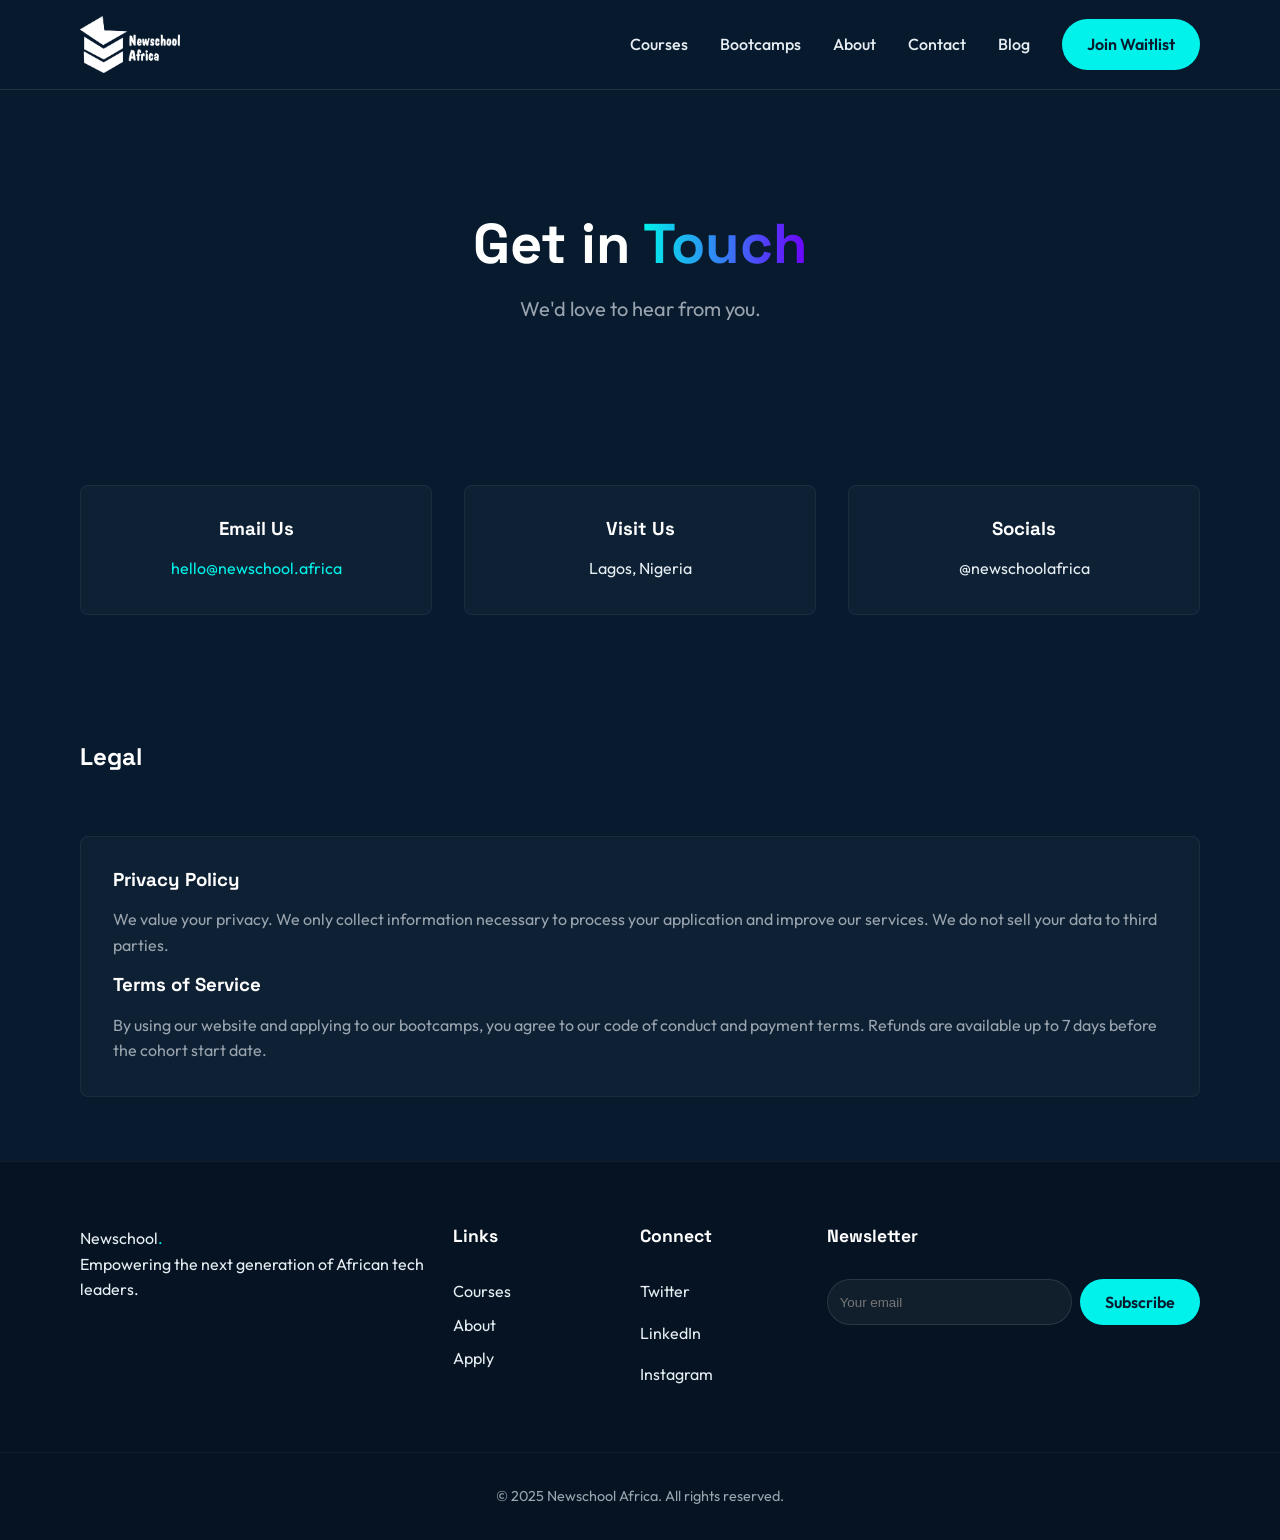
<file: contact.html>
<!DOCTYPE html>
<html lang="en">

<head>
    <meta charset="UTF-8">
    <meta name="viewport" content="width=device-width, initial-scale=1.0">
    <title>Contact & Legal | Newschool Africa</title>
    <link rel="preconnect" href="https://fonts.googleapis.com">
    <link rel="preconnect" href="https://fonts.gstatic.com" crossorigin>
    <link
        href="https://fonts.googleapis.com/css2?family=Outfit:wght@300;400;600;700&family=Space+Grotesk:wght@400;600;700&display=swap"
        rel="stylesheet">
    <link rel="stylesheet" href="styles/main.css">
</head>

<body>
    <nav class="navbar">
        <div class="container nav-container">
            <a href="index.html">
                <img src="assets/images/loggo.png" alt="Newschool Africa" class="logo">
            </a>
            <button class="mobile-menu-btn" aria-label="Toggle menu">
                <span class="bar"></span>
                <span class="bar"></span>
                <span class="bar"></span>
            </button>
            <ul class="nav-links">
                <li><a href="courses.html">Courses</a></li>
                <li><a href="bootcamps.html">Bootcamps</a></li>
                <li><a href="about.html">About</a></li>
                <li><a href="contact.html">Contact</a></li>
                <li><a href="blog.html">Blog</a></li>
                <li><a href="apply.html" class="btn btn-primary">Join Waitlist</a></li>
            </ul>
        </div>
    </nav>

    <header class="section text-center" style="padding-top: 120px;">
        <div class="container">
            <h1 class="hero-title">Get in <span class="text-gradient">Touch</span></h1>
            <p class="hero-subtitle">We'd love to hear from you.</p>
        </div>
    </header>

    <section class="section">
        <div class="container">
            <div class="grid-3">
                <div class="card text-center">
                    <h3>Email Us</h3>
                    <p><a href="mailto:hello@newschool.africa" class="text-cyan">hello@newschool.africa</a></p>
                </div>
                <div class="card text-center">
                    <h3>Visit Us</h3>
                    <p>Lagos, Nigeria</p>
                </div>
                <div class="card text-center">
                    <h3>Socials</h3>
                    <p>@newschoolafrica</p>
                </div>
            </div>
        </div>
    </section>

    <section class="section">
        <div class="container">
            <div class="section-header">
                <h2>Legal</h2>
            </div>
            <div class="card">
                <h3>Privacy Policy</h3>
                <p style="color: var(--color-grey-muted); margin-bottom: 1rem;">We value your privacy. We only collect
                    information necessary to process your application and improve our services. We do not sell your data
                    to third parties.</p>

                <h3>Terms of Service</h3>
                <p style="color: var(--color-grey-muted);">By using our website and applying to our bootcamps, you agree
                    to our code of conduct and payment terms. Refunds are available up to 7 days before the cohort start
                    date.</p>
            </div>
        </div>
    </section>

    <footer class="footer">
        <div class="container footer-content">
            <div class="footer-col">
                <a href="/" class="logo">Newschool<span class="text-cyan">.</span></a>
                <p>Empowering the next generation of African tech leaders.</p>
            </div>
            <div class="footer-col">
                <h4>Links</h4>
                <ul>
                    <li><a href="courses.html">Courses</a></li>
                    <li><a href="about.html">About</a></li>
                    <li><a href="apply.html">Apply</a></li>
                </ul>
            </div>
            <div class="footer-col">
                <h4>Connect</h4>
                <div class="social-links">
                    <a href="#">Twitter</a>
                    <a href="#">LinkedIn</a>
                    <a href="#">Instagram</a>
                </div>
            </div>
            <div class="footer-col">
                <h4>Newsletter</h4>
                <form class="newsletter-form">
                    <input type="email" placeholder="Your email" required>
                    <button type="submit" class="btn btn-primary">Subscribe</button>
                </form>
            </div>
        </div>
        <div class="footer-bottom text-center">
            <p>&copy; 2025 Newschool Africa. All rights reserved.</p>
        </div>
    </footer>

    <script src="scripts/main.js"></script>
</body>

</html>
</file>
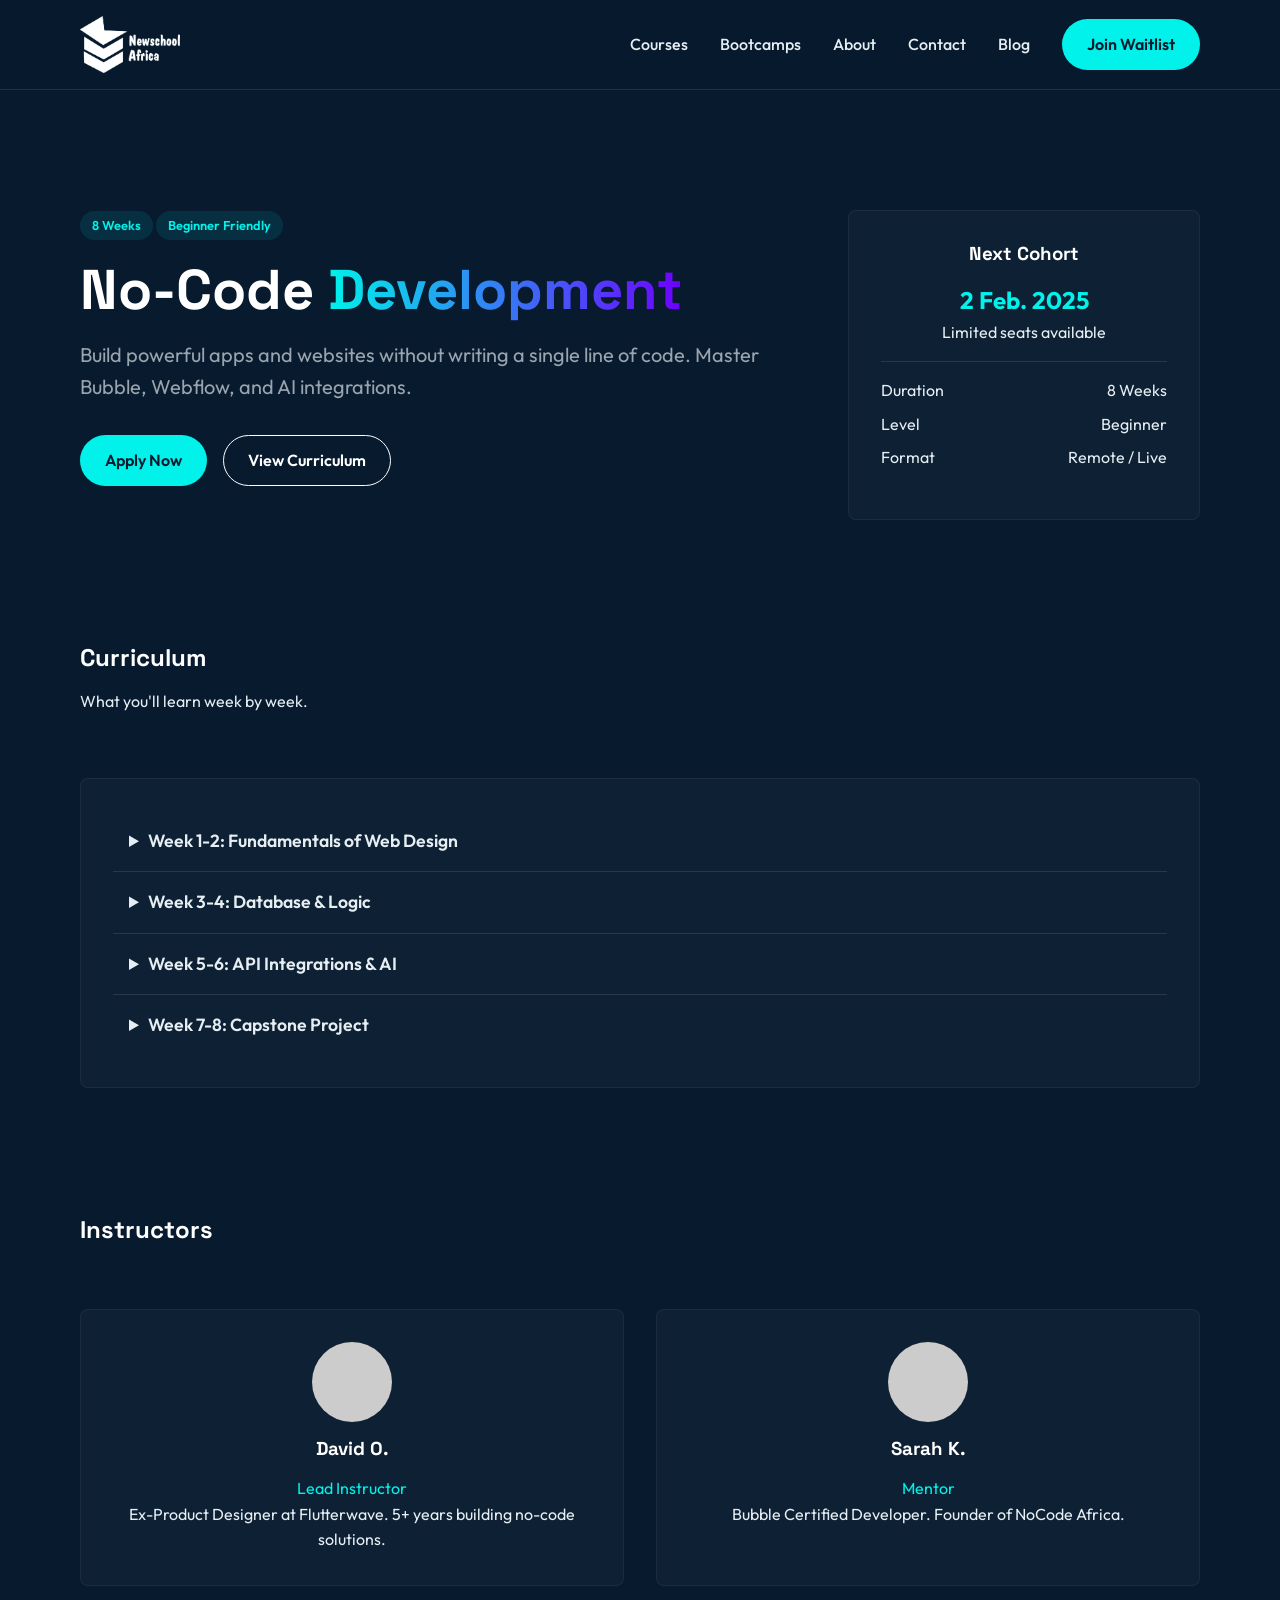
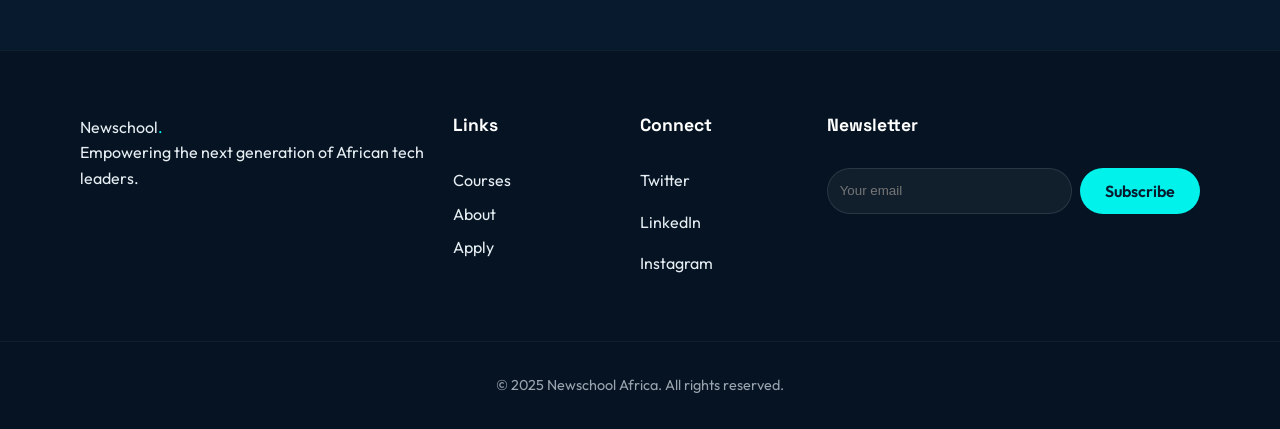
<file: course-detail.html>
<!DOCTYPE html>
<html lang="en">

<head>
    <meta charset="UTF-8">
    <meta name="viewport" content="width=device-width, initial-scale=1.0">
    <title>Course Detail | Newschool Africa</title>
    <link rel="preconnect" href="https://fonts.googleapis.com">
    <link rel="preconnect" href="https://fonts.gstatic.com" crossorigin>
    <link
        href="https://fonts.googleapis.com/css2?family=Outfit:wght@300;400;600;700&family=Space+Grotesk:wght@400;600;700&display=swap"
        rel="stylesheet">
    <link rel="stylesheet" href="styles/main.css">
</head>

<body>
    <nav class="navbar">
        <div class="container nav-container">
            <a href="index.html">
                <img src="assets/images/loggo.png" alt="Newschool Africa" class="logo">
            </a>
            <button class="mobile-menu-btn" aria-label="Toggle menu">
                <span class="bar"></span>
                <span class="bar"></span>
                <span class="bar"></span>
            </button>
            <ul class="nav-links">
                <li><a href="courses.html">Courses</a></li>
                <li><a href="bootcamps.html">Bootcamps</a></li>
                <li><a href="about.html">About</a></li>
                <li><a href="contact.html">Contact</a></li>
                <li><a href="blog.html">Blog</a></li>
                <li><a href="apply.html" class="btn btn-primary">Join Waitlist</a></li>
            </ul>
        </div>
    </nav>

    <header class="section" style="padding-top: 120px; padding-bottom: 60px;">
        <div class="container">
            <div class="grid-3" style="align-items: center;">
                <div style="grid-column: span 2;">
                    <span class="tag">8 Weeks</span> <span class="tag">Beginner Friendly</span>
                    <h1 class="hero-title" style="margin-top: 1rem;">No-Code <span
                            class="text-gradient">Development</span></h1>
                    <p class="hero-subtitle">Build powerful apps and websites without writing a single line of code.
                        Master Bubble, Webflow, and AI integrations.</p>
                    <div class="hero-cta">
                        <a href="apply.html" class="btn btn-primary">Apply Now</a>
                        <a href="#curriculum" class="btn btn-secondary">View Curriculum</a>
                    </div>
                </div>
                <div>
                    <div class="card text-center">
                        <h3>Next Cohort</h3>
                        <p class="text-cyan" style="font-size: 1.5rem; font-weight: 700;">2 Feb. 2025</p>
                        <p style="margin-bottom: 1rem;">Limited seats available</p>
                        <hr style="border: 0; border-top: 1px solid rgba(255,255,255,0.1); margin: 1rem 0;">
                        <div style="display: flex; justify-content: space-between; margin-bottom: 0.5rem;">
                            <span>Duration</span>
                            <span>8 Weeks</span>
                        </div>
                        <div style="display: flex; justify-content: space-between; margin-bottom: 0.5rem;">
                            <span>Level</span>
                            <span>Beginner</span>
                        </div>
                        <div style="display: flex; justify-content: space-between; margin-bottom: 1rem;">
                            <span>Format</span>
                            <span>Remote / Live</span>
                        </div>
                    </div>
                </div>
            </div>
        </div>
    </header>

    <section id="curriculum" class="section">
        <div class="container">
            <div class="section-header">
                <h2>Curriculum</h2>
                <p>What you'll learn week by week.</p>
            </div>
            <div class="card">
                <details style="padding: 1rem; border-bottom: 1px solid rgba(255,255,255,0.1);">
                    <summary style="cursor: pointer; font-weight: 600; font-size: 1.1rem;">Week 1-2: Fundamentals of Web
                        Design</summary>
                    <p style="margin-top: 0.5rem; color: var(--color-grey-muted);">Introduction to UI/UX principles,
                        wireframing, and building static pages with Webflow.</p>
                </details>
                <details style="padding: 1rem; border-bottom: 1px solid rgba(255,255,255,0.1);">
                    <summary style="cursor: pointer; font-weight: 600; font-size: 1.1rem;">Week 3-4: Database & Logic
                    </summary>
                    <p style="margin-top: 0.5rem; color: var(--color-grey-muted);">Understanding relational databases,
                        data types, and building logic workflows in Bubble.</p>
                </details>
                <details style="padding: 1rem; border-bottom: 1px solid rgba(255,255,255,0.1);">
                    <summary style="cursor: pointer; font-weight: 600; font-size: 1.1rem;">Week 5-6: API Integrations &
                        AI</summary>
                    <p style="margin-top: 0.5rem; color: var(--color-grey-muted);">Connecting your app to external
                        services (Stripe, SendGrid) and integrating OpenAI API.</p>
                </details>
                <details style="padding: 1rem;">
                    <summary style="cursor: pointer; font-weight: 600; font-size: 1.1rem;">Week 7-8: Capstone Project
                    </summary>
                    <p style="margin-top: 0.5rem; color: var(--color-grey-muted);">Build and launch a complete MVP. Demo
                        day presentation to hiring partners.</p>
                </details>
            </div>
        </div>
    </section>

    <section class="section">
        <div class="container">
            <div class="section-header">
                <h2>Instructors</h2>
            </div>
            <div class="grid-3">
                <div class="card text-center">
                    <div style="width: 80px; height: 80px; background: #ccc; border-radius: 50%; margin: 0 auto 1rem;">
                    </div>
                    <h3>David O.</h3>
                    <p class="text-cyan">Lead Instructor</p>
                    <p>Ex-Product Designer at Flutterwave. 5+ years building no-code solutions.</p>
                </div>
                <div class="card text-center">
                    <div style="width: 80px; height: 80px; background: #ccc; border-radius: 50%; margin: 0 auto 1rem;">
                    </div>
                    <h3>Sarah K.</h3>
                    <p class="text-cyan">Mentor</p>
                    <p>Bubble Certified Developer. Founder of NoCode Africa.</p>
                </div>
            </div>
        </div>
    </section>

    <footer class="footer">
        <div class="container footer-content">
            <div class="footer-col">
                <a href="/" class="logo">Newschool<span class="text-cyan">.</span></a>
                <p>Empowering the next generation of African tech leaders.</p>
            </div>
            <div class="footer-col">
                <h4>Links</h4>
                <ul>
                    <li><a href="courses.html">Courses</a></li>
                    <li><a href="about.html">About</a></li>
                    <li><a href="apply.html">Apply</a></li>
                </ul>
            </div>
            <div class="footer-col">
                <h4>Connect</h4>
                <div class="social-links">
                    <a href="#">Twitter</a>
                    <a href="#">LinkedIn</a>
                    <a href="#">Instagram</a>
                </div>
            </div>
            <div class="footer-col">
                <h4>Newsletter</h4>
                <form class="newsletter-form">
                    <input type="email" placeholder="Your email" required>
                    <button type="submit" class="btn btn-primary">Subscribe</button>
                </form>
            </div>
        </div>
        <div class="footer-bottom text-center">
            <p>&copy; 2025 Newschool Africa. All rights reserved.</p>
        </div>
    </footer>

    <script src="scripts/main.js"></script>
</body>

</html>
</file>
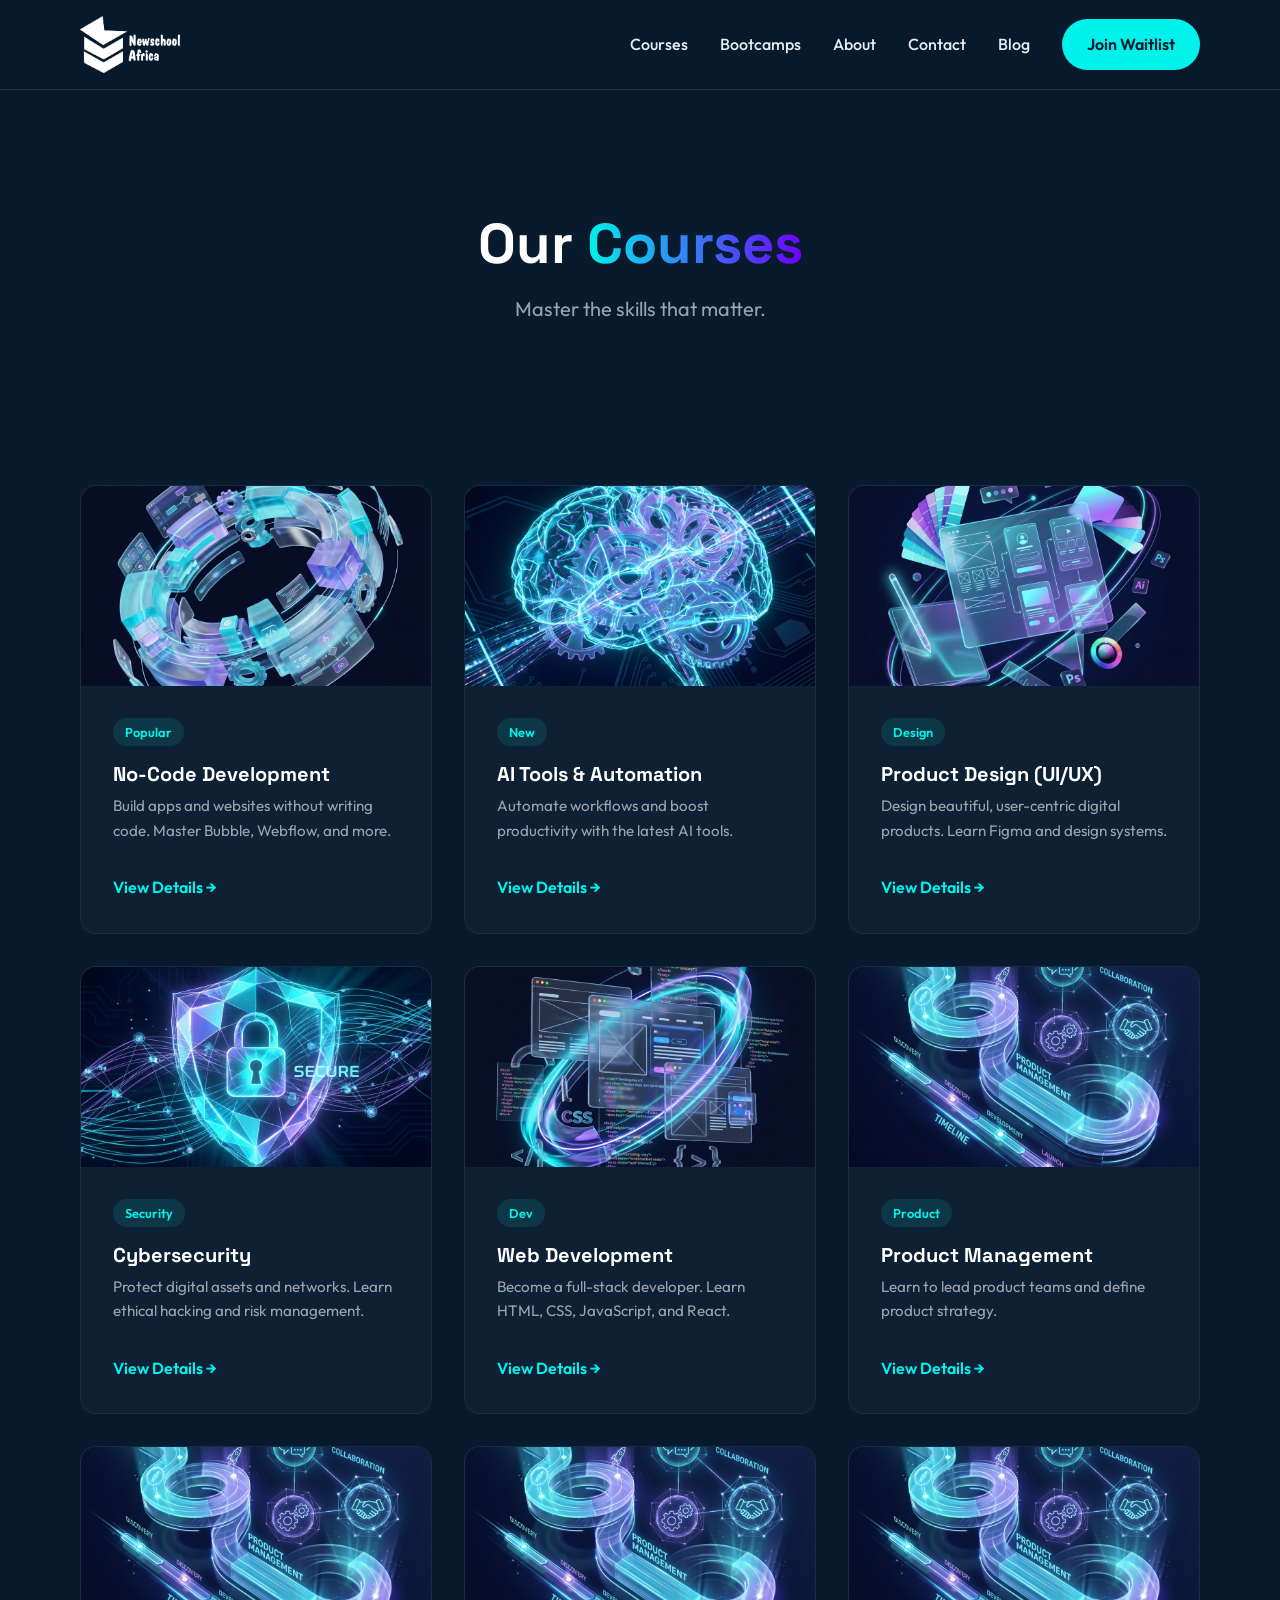
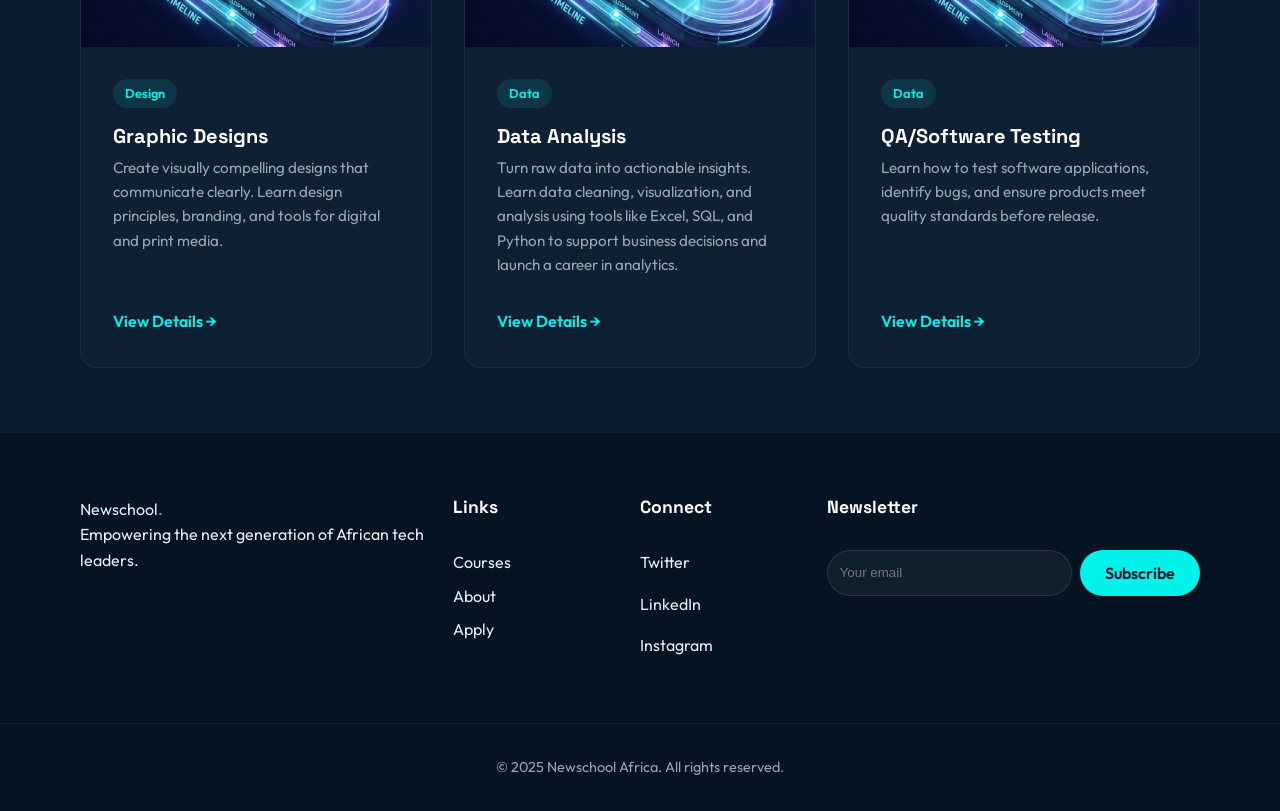
<file: courses.html>
<!DOCTYPE html>
<html lang="en">

<head>
    <meta charset="UTF-8">
    <meta name="viewport" content="width=device-width, initial-scale=1.0">
    <title>Courses | Newschool Africa</title>
    <meta name="description" content="Explore our intensive tech bootcamps in No-Code, AI, Product Design, and more.">
    <link rel="preconnect" href="https://fonts.googleapis.com">
    <link rel="preconnect" href="https://fonts.gstatic.com" crossorigin>
    <link
        href="https://fonts.googleapis.com/css2?family=Outfit:wght@300;400;600;700&family=Space+Grotesk:wght@400;600;700&display=swap"
        rel="stylesheet">
    <link rel="stylesheet" href="styles/main.css">
</head>

<body>
    <nav class="navbar">
        <div class="container nav-container">
            <a href="index.html">
                <img src="assets/images/loggo.png" alt="Newschool Africa" class="logo">
            </a>
            <button class="mobile-menu-btn" aria-label="Toggle menu">
                <span class="bar"></span>
                <span class="bar"></span>
                <span class="bar"></span>
            </button>
            <ul class="nav-links">
                <li><a href="courses.html">Courses</a></li>
                <li><a href="bootcamps.html">Bootcamps</a></li>
                <li><a href="about.html">About</a></li>
                <li><a href="contact.html">Contact</a></li>
                <li><a href="blog.html">Blog</a></li>
                <li><a href="apply.html" class="btn btn-primary">Join Waitlist</a></li>
            </ul>
        </div>
    </nav>

    <header class="section text-center" style="padding-top: 120px;">
        <div class="container">
            <h1 class="hero-title">Our <span class="text-gradient">Courses</span></h1>
            <p class="hero-subtitle">Master the skills that matter.</p>
        </div>
    </header>

    <section class="section">
        <div class="container">
            <div class="grid-3">
                <article class="course-card">
                    <div class="course-image-wrapper">
                        <img src="assets/images/course-nocode.png" alt="No-Code Development" loading="lazy">
                    </div>
                    <div class="course-content">
                        <div class="course-tags"><span class="tag">Popular</span></div>
                        <h3>No-Code Development</h3>
                        <p>Build apps and websites without writing code. Master Bubble, Webflow, and more.</p>
                        <a href="course-detail.html?course=no-code" class="link-arrow">View Details &rarr;</a>
                    </div>
                </article>
                <article class="course-card">
                    <div class="course-image-wrapper">
                        <img src="assets/images/course-ai.png" alt="AI Tools & Automation" loading="lazy">
                    </div>
                    <div class="course-content">
                        <div class="course-tags"><span class="tag">New</span></div>
                        <h3>AI Tools & Automation</h3>
                        <p>Automate workflows and boost productivity with the latest AI tools.</p>
                        <a href="course-detail.html?course=ai" class="link-arrow">View Details &rarr;</a>
                    </div>
                </article>
                <article class="course-card">
                    <div class="course-image-wrapper">
                        <img src="assets/images/course-design.png" alt="Product Design" loading="lazy">
                    </div>
                    <div class="course-content">
                        <div class="course-tags"><span class="tag">Design</span></div>
                        <h3>Product Design (UI/UX)</h3>
                        <p>Design beautiful, user-centric digital products. Learn Figma and design systems.</p>
                        <a href="course-detail.html?course=design" class="link-arrow">View Details &rarr;</a>
                    </div>
                </article>
                <article class="course-card">
                    <div class="course-image-wrapper">
                        <img src="assets/images/course-security.png" alt="Cybersecurity" loading="lazy">
                    </div>
                    <div class="course-content">
                        <div class="course-tags"><span class="tag">Security</span></div>
                        <h3>Cybersecurity</h3>
                        <p>Protect digital assets and networks. Learn ethical hacking and risk management.</p>
                        <a href="course-detail.html?course=security" class="link-arrow">View Details &rarr;</a>
                    </div>
                </article>
                <article class="course-card">
                    <div class="course-image-wrapper">
                        <img src="assets/images/course-web.png" alt="Web Development" loading="lazy">
                    </div>
                    <div class="course-content">
                        <div class="course-tags"><span class="tag">Dev</span></div>
                        <h3>Web Development</h3>
                        <p>Become a full-stack developer. Learn HTML, CSS, JavaScript, and React.</p>
                        <a href="course-detail.html?course=web" class="link-arrow">View Details &rarr;</a>
                    </div>
                </article>
                <article class="course-card">
                    <div class="course-image-wrapper">
                        <img src="assets/images/course-pm.png" alt="Product Management" loading="lazy">
                    </div>
                    <div class="course-content">
                        <div class="course-tags"><span class="tag">Product</span></div>
                        <h3>Product Management</h3>
                        <p>Learn to lead product teams and define product strategy.</p>
                        <a href="course-detail.html?course=pm" class="link-arrow">View Details &rarr;</a>
                    </div>
                </article>
                <article class="course-card">
                    <div class="course-image-wrapper">
                        <img src="assets/images/course-pm.png" alt="Product Management" loading="lazy">
                    </div>
                    <div class="course-content">
                        <div class="course-tags"><span class="tag">Design</span></div>
                        <h3>Graphic Designs</h3>
                        <p>Create visually compelling designs that communicate clearly. Learn design principles,
                            branding, and tools for digital and print media.</p>
                        <a href="course-detail.html?course=pm" class="link-arrow">View Details &rarr;</a>
                    </div>
                </article>
                <article class="course-card">
                    <div class="course-image-wrapper">
                        <img src="assets/images/course-pm.png" alt="Product Management" loading="lazy">
                    </div>
                    <div class="course-content">
                        <div class="course-tags"><span class="tag">Data</span></div>
                        <h3>Data Analysis</h3>
                        <p>Turn raw data into actionable insights. Learn data cleaning, visualization, and analysis
                            using tools like Excel, SQL, and Python to support business decisions and launch a career in
                            analytics.</p>
                        <a href="course-detail.html?course=pm" class="link-arrow">View Details &rarr;</a>
                    </div>
                </article>
                <article class="course-card">
                    <div class="course-image-wrapper">
                        <img src="assets/images/course-pm.png" alt="Product Management" loading="lazy">
                    </div>
                    <div class="course-content">
                        <div class="course-tags"><span class="tag">Data</span></div>
                        <h3>QA/Software Testing</h3>
                        <p>Learn how to test software applications, identify bugs, and ensure products meet quality
                            standards before release.</p>
                        <a href="course-detail.html?course=pm" class="link-arrow">View Details &rarr;</a>
                    </div>
                </article>
            </div>
        </div>
    </section>

    <footer class="footer">
        <div class="container footer-content">
            <div class="footer-col">
                <a href="/" class="logo">Newschool<span class="text-cyan">.</span></a>
                <p>Empowering the next generation of African tech leaders.</p>
            </div>
            <div class="footer-col">
                <h4>Links</h4>
                <ul>
                    <li><a href="courses.html">Courses</a></li>
                    <li><a href="about.html">About</a></li>
                    <li><a href="apply.html">Apply</a></li>
                </ul>
            </div>
            <div class="footer-col">
                <h4>Connect</h4>
                <div class="social-links">
                    <a href="#">Twitter</a>
                    <a href="#">LinkedIn</a>
                    <a href="#">Instagram</a>
                </div>
            </div>
            <div class="footer-col">
                <h4>Newsletter</h4>
                <form class="newsletter-form">
                    <input type="email" placeholder="Your email" required>
                    <button type="submit" class="btn btn-primary">Subscribe</button>
                </form>
            </div>
        </div>
        <div class="footer-bottom text-center">
            <p>&copy; 2025 Newschool Africa. All rights reserved.</p>
        </div>
    </footer>

    <script src="scripts/main.js"></script>
</body>

</html>
</file>
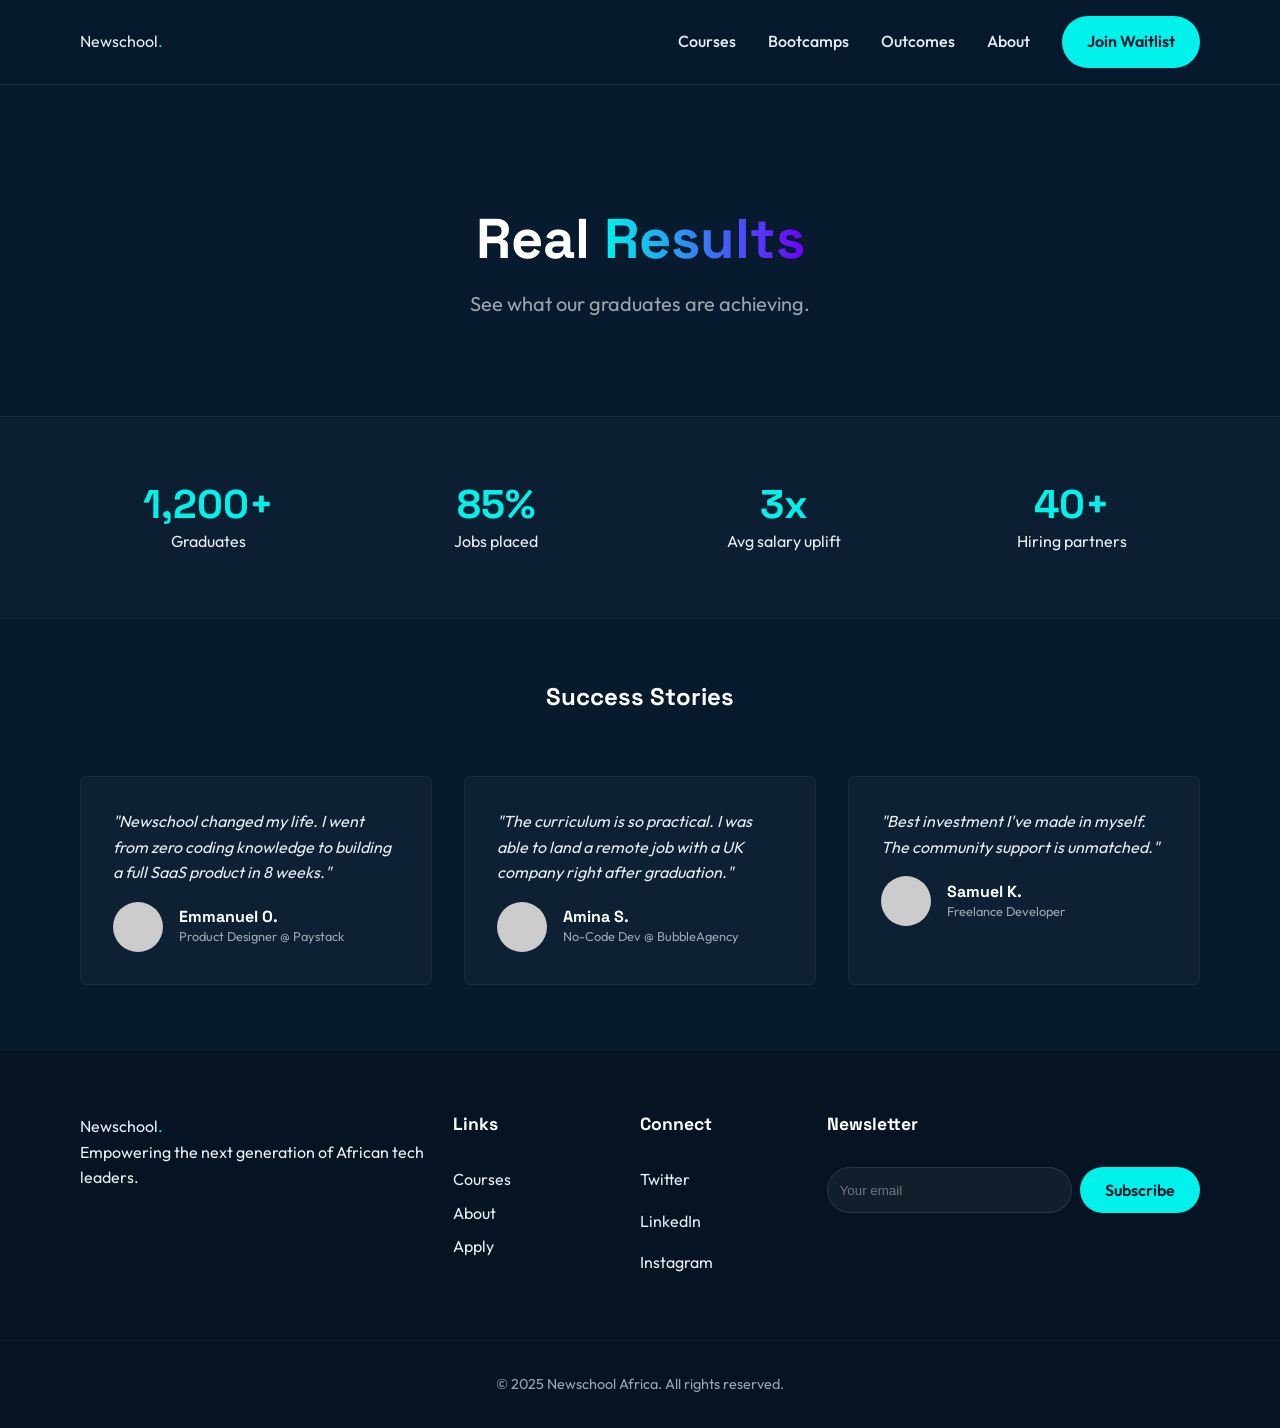
<file: outcomes.html>
<!DOCTYPE html>
<html lang="en">

<head>
    <meta charset="UTF-8">
    <meta name="viewport" content="width=device-width, initial-scale=1.0">
    <title>Student Outcomes | Newschool Africa</title>
    <link rel="preconnect" href="https://fonts.googleapis.com">
    <link rel="preconnect" href="https://fonts.gstatic.com" crossorigin>
    <link
        href="https://fonts.googleapis.com/css2?family=Outfit:wght@300;400;600;700&family=Space+Grotesk:wght@400;600;700&display=swap"
        rel="stylesheet">
    <link rel="stylesheet" href="styles/main.css">
</head>

<body>
    <nav class="navbar">
        <div class="container nav-container">
            <a href="/" class="logo">Newschool<span class="text-cyan">.</span></a>
            <button class="mobile-menu-btn" aria-label="Toggle menu">
                <span class="bar"></span>
                <span class="bar"></span>
                <span class="bar"></span>
            </button>
            <ul class="nav-links">
                <li><a href="courses.html">Courses</a></li>
                <li><a href="bootcamps.html">Bootcamps</a></li>
                <li><a href="outcomes.html" class="active">Outcomes</a></li>
                <li><a href="about.html">About</a></li>
                <li><a href="apply.html" class="btn btn-primary">Join Waitlist</a></li>
            </ul>
        </div>
    </nav>

    <header class="section text-center" style="padding-top: 120px;">
        <div class="container">
            <h1 class="hero-title">Real <span class="text-gradient">Results</span></h1>
            <p class="hero-subtitle">See what our graduates are achieving.</p>
        </div>
    </header>

    <section class="section outcomes-strip">
        <div class="container">
            <div class="grid-4 text-center">
                <div class="outcome-item">
                    <h4>1,200+</h4>
                    <p>Graduates</p>
                </div>
                <div class="outcome-item">
                    <h4>85%</h4>
                    <p>Jobs placed</p>
                </div>
                <div class="outcome-item">
                    <h4>3x</h4>
                    <p>Avg salary uplift</p>
                </div>
                <div class="outcome-item">
                    <h4>40+</h4>
                    <p>Hiring partners</p>
                </div>
            </div>
        </div>
    </section>

    <section class="section">
        <div class="container">
            <div class="section-header text-center">
                <h2>Success Stories</h2>
            </div>
            <div class="grid-3">
                <div class="card">
                    <p style="font-style: italic; margin-bottom: 1rem;">"Newschool changed my life. I went from zero
                        coding knowledge to building a full SaaS product in 8 weeks."</p>
                    <div style="display: flex; align-items: center; gap: 1rem;">
                        <div style="width: 50px; height: 50px; background: #ccc; border-radius: 50%;"></div>
                        <div>
                            <h4 style="margin-bottom: 0; font-size: 1rem;">Emmanuel O.</h4>
                            <p style="font-size: 0.8rem; color: var(--color-grey-muted);">Product Designer @ Paystack
                            </p>
                        </div>
                    </div>
                </div>
                <div class="card">
                    <p style="font-style: italic; margin-bottom: 1rem;">"The curriculum is so practical. I was able to
                        land a remote job with a UK company right after graduation."</p>
                    <div style="display: flex; align-items: center; gap: 1rem;">
                        <div style="width: 50px; height: 50px; background: #ccc; border-radius: 50%;"></div>
                        <div>
                            <h4 style="margin-bottom: 0; font-size: 1rem;">Amina S.</h4>
                            <p style="font-size: 0.8rem; color: var(--color-grey-muted);">No-Code Dev @ BubbleAgency</p>
                        </div>
                    </div>
                </div>
                <div class="card">
                    <p style="font-style: italic; margin-bottom: 1rem;">"Best investment I've made in myself. The
                        community support is unmatched."</p>
                    <div style="display: flex; align-items: center; gap: 1rem;">
                        <div style="width: 50px; height: 50px; background: #ccc; border-radius: 50%;"></div>
                        <div>
                            <h4 style="margin-bottom: 0; font-size: 1rem;">Samuel K.</h4>
                            <p style="font-size: 0.8rem; color: var(--color-grey-muted);">Freelance Developer</p>
                        </div>
                    </div>
                </div>
            </div>
        </div>
    </section>

    <footer class="footer">
        <div class="container footer-content">
            <div class="footer-col">
                <a href="/" class="logo">Newschool<span class="text-cyan">.</span></a>
                <p>Empowering the next generation of African tech leaders.</p>
            </div>
            <div class="footer-col">
                <h4>Links</h4>
                <ul>
                    <li><a href="courses.html">Courses</a></li>
                    <li><a href="about.html">About</a></li>
                    <li><a href="apply.html">Apply</a></li>
                </ul>
            </div>
            <div class="footer-col">
                <h4>Connect</h4>
                <div class="social-links">
                    <a href="#">Twitter</a>
                    <a href="#">LinkedIn</a>
                    <a href="#">Instagram</a>
                </div>
            </div>
            <div class="footer-col">
                <h4>Newsletter</h4>
                <form class="newsletter-form">
                    <input type="email" placeholder="Your email" required>
                    <button type="submit" class="btn btn-primary">Subscribe</button>
                </form>
            </div>
        </div>
        <div class="footer-bottom text-center">
            <p>&copy; 2025 Newschool Africa. All rights reserved.</p>
        </div>
    </footer>

    <script src="scripts/main.js"></script>
</body>

</html>
</file>
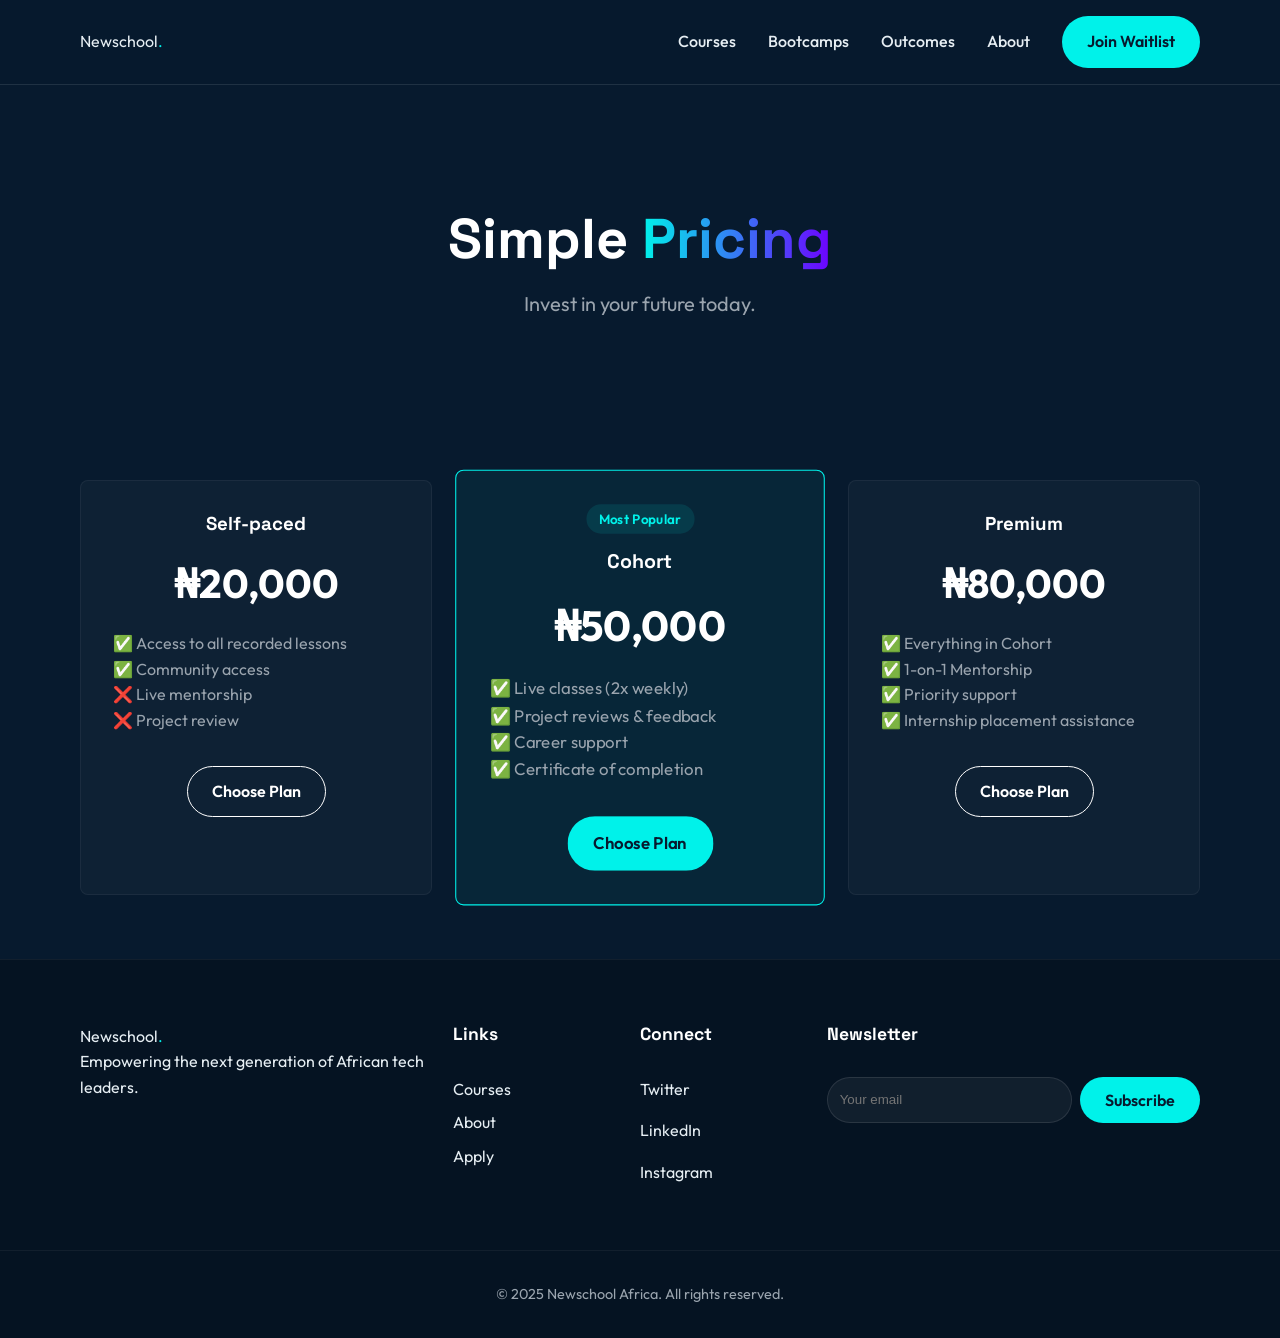
<file: pricing.html>
<!DOCTYPE html>
<html lang="en">

<head>
    <meta charset="UTF-8">
    <meta name="viewport" content="width=device-width, initial-scale=1.0">
    <title>Pricing | Newschool Africa</title>
    <link rel="preconnect" href="https://fonts.googleapis.com">
    <link rel="preconnect" href="https://fonts.gstatic.com" crossorigin>
    <link
        href="https://fonts.googleapis.com/css2?family=Outfit:wght@300;400;600;700&family=Space+Grotesk:wght@400;600;700&display=swap"
        rel="stylesheet">
    <link rel="stylesheet" href="styles/main.css">
</head>

<body>
    <nav class="navbar">
        <div class="container nav-container">
            <a href="/" class="logo">Newschool<span class="text-cyan">.</span></a>
            <button class="mobile-menu-btn" aria-label="Toggle menu">
                <span class="bar"></span>
                <span class="bar"></span>
                <span class="bar"></span>
            </button>
            <ul class="nav-links">
                <li><a href="courses.html">Courses</a></li>
                <li><a href="bootcamps.html">Bootcamps</a></li>
                <li><a href="outcomes.html">Outcomes</a></li>
                <li><a href="about.html">About</a></li>
                <li><a href="apply.html" class="btn btn-primary">Join Waitlist</a></li>
            </ul>
        </div>
    </nav>

    <header class="section text-center" style="padding-top: 120px;">
        <div class="container">
            <h1 class="hero-title">Simple <span class="text-gradient">Pricing</span></h1>
            <p class="hero-subtitle">Invest in your future today.</p>
        </div>
    </header>

    <section class="section">
        <div class="container">
            <div class="grid-3">
                <div class="pricing-card">
                    <h3>Self-paced</h3>
                    <p class="price">₦20,000</p>
                    <ul style="text-align: left; margin-bottom: 2rem; color: var(--color-grey-muted);">
                        <li>✅ Access to all recorded lessons</li>
                        <li>✅ Community access</li>
                        <li>❌ Live mentorship</li>
                        <li>❌ Project review</li>
                    </ul>
                    <a href="apply.html" class="btn btn-secondary">Choose Plan</a>
                </div>
                <div class="pricing-card featured">
                    <span class="tag" style="margin-bottom: 1rem; display: inline-block;">Most Popular</span>
                    <h3>Cohort</h3>
                    <p class="price">₦50,000</p>
                    <ul style="text-align: left; margin-bottom: 2rem; color: var(--color-grey-muted);">
                        <li>✅ Live classes (2x weekly)</li>
                        <li>✅ Project reviews & feedback</li>
                        <li>✅ Career support</li>
                        <li>✅ Certificate of completion</li>
                    </ul>
                    <a href="apply.html" class="btn btn-primary">Choose Plan</a>
                </div>
                <div class="pricing-card">
                    <h3>Premium</h3>
                    <p class="price">₦80,000</p>
                    <ul style="text-align: left; margin-bottom: 2rem; color: var(--color-grey-muted);">
                        <li>✅ Everything in Cohort</li>
                        <li>✅ 1-on-1 Mentorship</li>
                        <li>✅ Priority support</li>
                        <li>✅ Internship placement assistance</li>
                    </ul>
                    <a href="apply.html" class="btn btn-secondary">Choose Plan</a>
                </div>
            </div>
        </div>
    </section>

    <footer class="footer">
        <div class="container footer-content">
            <div class="footer-col">
                <a href="/" class="logo">Newschool<span class="text-cyan">.</span></a>
                <p>Empowering the next generation of African tech leaders.</p>
            </div>
            <div class="footer-col">
                <h4>Links</h4>
                <ul>
                    <li><a href="courses.html">Courses</a></li>
                    <li><a href="about.html">About</a></li>
                    <li><a href="apply.html">Apply</a></li>
                </ul>
            </div>
            <div class="footer-col">
                <h4>Connect</h4>
                <div class="social-links">
                    <a href="#">Twitter</a>
                    <a href="#">LinkedIn</a>
                    <a href="#">Instagram</a>
                </div>
            </div>
            <div class="footer-col">
                <h4>Newsletter</h4>
                <form class="newsletter-form">
                    <input type="email" placeholder="Your email" required>
                    <button type="submit" class="btn btn-primary">Subscribe</button>
                </form>
            </div>
        </div>
        <div class="footer-bottom text-center">
            <p>&copy; 2025 Newschool Africa. All rights reserved.</p>
        </div>
    </footer>

    <script src="scripts/main.js"></script>
</body>

</html>
</file>
<file: styles/main.css>
:root {
    /* Colors */
    --color-navy: #071A2E;
    --color-cyan: #00F2EA;
    --color-violet: #6E00FF;
    --color-white-muted: #E6EEF3;
    --color-grey-muted: #9AA4AE;
    --color-white: #FFFFFF;
    --color-black: #000000;
    --color-dark-overlay: rgba(7, 26, 46, 0.85);

    /* Fonts */
    --font-heading: 'Space Grotesk', sans-serif;
    --font-body: 'Outfit', sans-serif;

    /* Spacing */
    --spacing-xs: 0.5rem;
    --spacing-sm: 1rem;
    --spacing-md: 2rem;
    --spacing-lg: 4rem;
    --spacing-xl: 8rem;

    /* Border Radius */
    --radius-sm: 4px;
    --radius-md: 8px;
    --radius-lg: 16px;
    --radius-pill: 9999px;

    /* Transitions */
    --transition-fast: 0.2s ease;
    --transition-normal: 0.3s ease;
}

/* Reset & Base */
*,
*::before,
*::after {
    box-sizing: border-box;
    margin: 0;
    padding: 0;
}

html {
    scroll-behavior: smooth;
    font-size: 16px;
}

body {
    font-family: var(--font-body);
    background-color: var(--color-navy);
    color: var(--color-white-muted);
    line-height: 1.6;
    overflow-x: hidden;
}

h1,
h2,
h3,
h4,
h5,
h6 {
    font-family: var(--font-heading);
    color: var(--color-white);
    line-height: 1.2;
    margin-bottom: var(--spacing-sm);
}

a {
    text-decoration: none;
    color: inherit;
    transition: var(--transition-fast);
}

ul {
    list-style: none;
}

img {
    max-width: 100%;
    display: block;
}

/* Utility Classes */
.container {
    width: 90%;
    max-width: 1200px;
    margin: 0 auto;
    padding: 0 var(--spacing-sm);
}

.section {
    padding: var(--spacing-lg) 0;
}

.text-center {
    text-align: center;
}

.text-cyan {
    color: var(--color-cyan);
}

.text-gradient {
    background: linear-gradient(90deg, var(--color-cyan), var(--color-violet));
    -webkit-background-clip: text;
    -webkit-text-fill-color: transparent;
    background-clip: text;
}

.grid-3 {
    display: grid;
    grid-template-columns: repeat(auto-fit, minmax(300px, 1fr));
    gap: var(--spacing-md);
}

.grid-4 {
    display: grid;
    grid-template-columns: repeat(auto-fit, minmax(200px, 1fr));
    gap: var(--spacing-md);
}

/* Buttons */
.btn {
    display: inline-flex;
    align-items: center;
    justify-content: center;
    padding: 0.75rem 1.5rem;
    border-radius: var(--radius-pill);
    font-weight: 600;
    cursor: pointer;
    transition: var(--transition-normal);
    border: 1px solid transparent;
    font-family: var(--font-body);
    font-size: 1rem;
}

.btn-primary {
    background-color: var(--color-cyan);
    color: var(--color-navy);
}

.btn-primary:hover {
    background-color: var(--color-white);
    transform: translateY(-2px);
    box-shadow: 0 4px 12px rgba(0, 242, 234, 0.3);
}

.btn-secondary {
    background-color: transparent;
    border-color: var(--color-white);
    color: var(--color-white);
}

.btn-secondary:hover {
    background-color: rgba(255, 255, 255, 0.1);
    transform: translateY(-2px);
}

/* Navbar */
.navbar {
    position: sticky;
    top: 0;
    z-index: 1000;
    background-color: rgba(7, 26, 46, 0.9);
    backdrop-filter: blur(10px);
    padding: var(--spacing-sm) 0;
    border-bottom: 1px solid rgba(255, 255, 255, 0.1);
}

.nav-container {
    display: flex;
    justify-content: space-between;
    align-items: center;
}

.nav-container img {
    width: 100px;
}

.nav-links {
    display: flex;
    gap: var(--spacing-md);
    align-items: center;
}

.nav-links a:not(.btn) {
    color: var(--color-white-muted);
    font-weight: 500;
}

.nav-links a:not(.btn):hover {
    color: var(--color-cyan);
}

.mobile-menu-btn {
    display: none;
    background: none;
    border: none;
    cursor: pointer;
    flex-direction: column;
    gap: 6px;
}

.bar {
    width: 25px;
    height: 2px;
    background-color: var(--color-white);
    transition: 0.3s;
}

/* Hero Section */
.hero {
    position: relative;
    min-height: 100vh;
    /* Full screen */
    display: flex;
    align-items: center;
    padding-top: 80px;
    /* Offset for fixed nav */
    overflow: hidden;
}

#hero-canvas {
    position: absolute;
    top: 0;
    left: 0;
    width: 100%;
    height: 100%;
    z-index: -1;
}

.hero-content {
    display: grid;
    grid-template-columns: 1fr 1fr;
    gap: var(--spacing-lg);
    align-items: center;
    position: relative;
    z-index: 1;
}

.hero-text {
    max-width: 600px;
}

.eyebrow {
    display: inline-block;
    font-size: 0.9rem;
    font-weight: 600;
    color: var(--color-cyan);
    margin-bottom: var(--spacing-sm);
    text-transform: uppercase;
    letter-spacing: 1px;
}

.hero-title {
    font-size: 3.5rem;
    font-weight: 700;
    margin-bottom: var(--spacing-sm);
}

.hero-subtitle {
    font-size: 1.25rem;
    color: var(--color-grey-muted);
    margin-bottom: var(--spacing-md);
}

.hero-cta {
    display: flex;
    gap: var(--spacing-sm);
    margin-bottom: var(--spacing-md);
}

.trust-row {
    font-size: 0.9rem;
    color: var(--color-grey-muted);
    display: flex;
    align-items: center;
    gap: var(--spacing-xs);
}

.hero-image-container {
    position: relative;
    display: flex;
    justify-content: center;
}

.hero-image {
    max-width: 100%;
    height: auto;
    border-radius: var(--radius-lg);
    box-shadow: 0 20px 40px rgba(0, 0, 0, 0.3);
    animation: float 6s ease-in-out infinite;
}

@keyframes float {
    0% {
        transform: translateY(0px);
    }

    50% {
        transform: translateY(-20px);
    }

    100% {
        transform: translateY(0px);
    }
}

/* Sections */
.section-header {
    margin-bottom: var(--spacing-lg);
}

.section-title {
    font-size: 2.5rem;
}

/* Cards */
.card {
    background: rgba(255, 255, 255, 0.03);
    border: 1px solid rgba(255, 255, 255, 0.05);
    padding: var(--spacing-md);
    border-radius: var(--radius-md);
    transition: var(--transition-normal);
}

.card:hover {
    background: rgba(255, 255, 255, 0.05);
    transform: translateY(-5px);
}

/* Outcomes Strip */
.outcomes-strip {
    background: rgba(255, 255, 255, 0.02);
    border-top: 1px solid rgba(255, 255, 255, 0.05);
    border-bottom: 1px solid rgba(255, 255, 255, 0.05);
}

.outcome-item h4 {
    font-size: 2.5rem;
    color: var(--color-cyan);
    margin-bottom: 0;
}

/* Course Cards */
.course-card {
    background: rgba(255, 255, 255, 0.03);
    border: 1px solid rgba(255, 255, 255, 0.05);
    border-radius: var(--radius-lg);
    overflow: hidden;
    transition: var(--transition-normal);
    display: flex;
    flex-direction: column;
    height: 100%;
    padding: 0;
    /* Reset padding */
}

.course-card:hover {
    border-color: var(--color-cyan);
    transform: translateY(-8px);
    box-shadow: 0 10px 30px rgba(0, 0, 0, 0.3);
}

.course-image-wrapper {
    width: 100%;
    height: 200px;
    overflow: hidden;
    position: relative;
}

.course-image-wrapper img {
    width: 100%;
    height: 100%;
    object-fit: cover;
    transition: transform 0.5s ease;
}

.course-card:hover .course-image-wrapper img {
    transform: scale(1.05);
}

.course-content {
    padding: var(--spacing-md);
    display: flex;
    flex-direction: column;
    flex: 1;
}

.course-tags {
    margin-bottom: var(--spacing-sm);
}

.tag {
    background: rgba(0, 242, 234, 0.1);
    color: var(--color-cyan);
    padding: 0.25rem 0.75rem;
    border-radius: var(--radius-pill);
    font-size: 0.8rem;
    font-weight: 600;
    display: inline-block;
}

.course-card h3 {
    font-size: 1.25rem;
    margin-bottom: var(--spacing-xs);
}

.course-card p {
    color: var(--color-grey-muted);
    font-size: 0.95rem;
    margin-bottom: var(--spacing-md);
    flex: 1;
}

.team-photo {
    width: 100px;
    height: 100px;
    border-radius: 50%;
    margin: 0 auto 10px;

}

.team-photo img {
    width: 100%;
    height: 100%;
    border-radius: 50%;
    object-fit: cover;
    background: #ddd;
}

.link-arrow {
    margin-top: auto;
    color: var(--color-cyan);
    font-weight: 600;
    display: inline-flex;
    align-items: center;
    gap: 0.5rem;
}

.link-arrow:hover {
    gap: 0.75rem;
}

/* How it works */
.steps-grid {
    display: grid;
    grid-template-columns: repeat(3, 1fr);
    gap: var(--spacing-md);
    text-align: center;
}

.step-number {
    width: 50px;
    height: 50px;
    background: var(--color-cyan);
    color: var(--color-navy);
    border-radius: 50%;
    display: flex;
    align-items: center;
    justify-content: center;
    font-weight: 700;
    font-size: 1.5rem;
    margin: 0 auto var(--spacing-sm);
}

/* Pricing */
.pricing-card {
    background: rgba(255, 255, 255, 0.03);
    border: 1px solid rgba(255, 255, 255, 0.05);
    padding: var(--spacing-md);
    border-radius: var(--radius-md);
    text-align: center;
}

.pricing-card.featured {
    background: rgba(0, 242, 234, 0.05);
    border-color: var(--color-cyan);
    transform: scale(1.05);
}

.price {
    font-size: 2.5rem;
    font-weight: 700;
    color: var(--color-white);
    margin: var(--spacing-sm) 0;
}

/* Footer */
.footer {
    background: #051322;
    padding: var(--spacing-lg) 0 var(--spacing-md);
    border-top: 1px solid rgba(255, 255, 255, 0.05);
}

.footer-content {
    display: grid;
    grid-template-columns: 2fr 1fr 1fr 2fr;
    gap: var(-spacing-lg);
    margin-bottom: var(--spacing-lg);
}

.footer-col h4 {
    font-size: 1.1rem;
    margin-bottom: var(--spacing-md);
}

.footer-col ul li {
    margin-bottom: 0.5rem;
}

.footer-col ul li a:hover {
    color: var(--color-cyan);
}

.footer-col img {
    width: 25%;
}

.social-links {
    display: grid;
    gap: var(--spacing-sm);
}

.newsletter-form {
    display: flex;
    gap: var(--spacing-xs);
}

.newsletter-form input {
    flex: 1;
    padding: 0.75rem;
    border-radius: var(--radius-pill);
    border: 1px solid rgba(255, 255, 255, 0.1);
    background: rgba(255, 255, 255, 0.05);
    color: var(--color-white);
}

.footer-bottom {
    padding-top: var(--spacing-md);
    border-top: 1px solid rgba(255, 255, 255, 0.05);
    font-size: 0.9rem;
    color: var(--color-grey-muted);
}

/* Mobile Responsive */
@media (max-width: 768px) {
    .hero-content {
        grid-template-columns: 1fr;
        text-align: center;
    }

    .hero-title {
        font-size: 2.5rem;
    }

    .hero-cta {
        justify-content: center;
    }

    .trust-row {
        justify-content: center;
    }

    .hero-image-container {
        order: -1;
        /* Stack image below text? No, user said "stack text first then image". So image should be order 1 (default) or text order -1. Grid default is source order. Source is text then image. So default is text then image. */
        /* Wait, user said: "On mobile: stack text first then image." */
        /* In HTML, text is first, image is second. So in block layout (mobile default), text will be on top. */
        /* So I don't need to change order. */
        margin-top: var(--spacing-md);
    }

    .hero-image {
        max-width: 320px;
        /* User requirement */
    }

    .mobile-menu-btn {
        display: flex;
    }

    .nav-links {
        position: fixed;
        top: 70px;
        /* Below navbar */
        left: 0;
        width: 100%;
        background: var(--color-navy);
        flex-direction: column;
        padding: var(--spacing-md);
        transform: translateY(-150%);
        transition: transform 0.3s ease;
        border-bottom: 1px solid rgba(255, 255, 255, 0.1);
    }

    .nav-links.active {
        transform: translateY(0);
    }

    .footer-content {
        grid-template-columns: 1fr;
    }

    .steps-grid {
        grid-template-columns: 1fr;
    }
}
</file>
